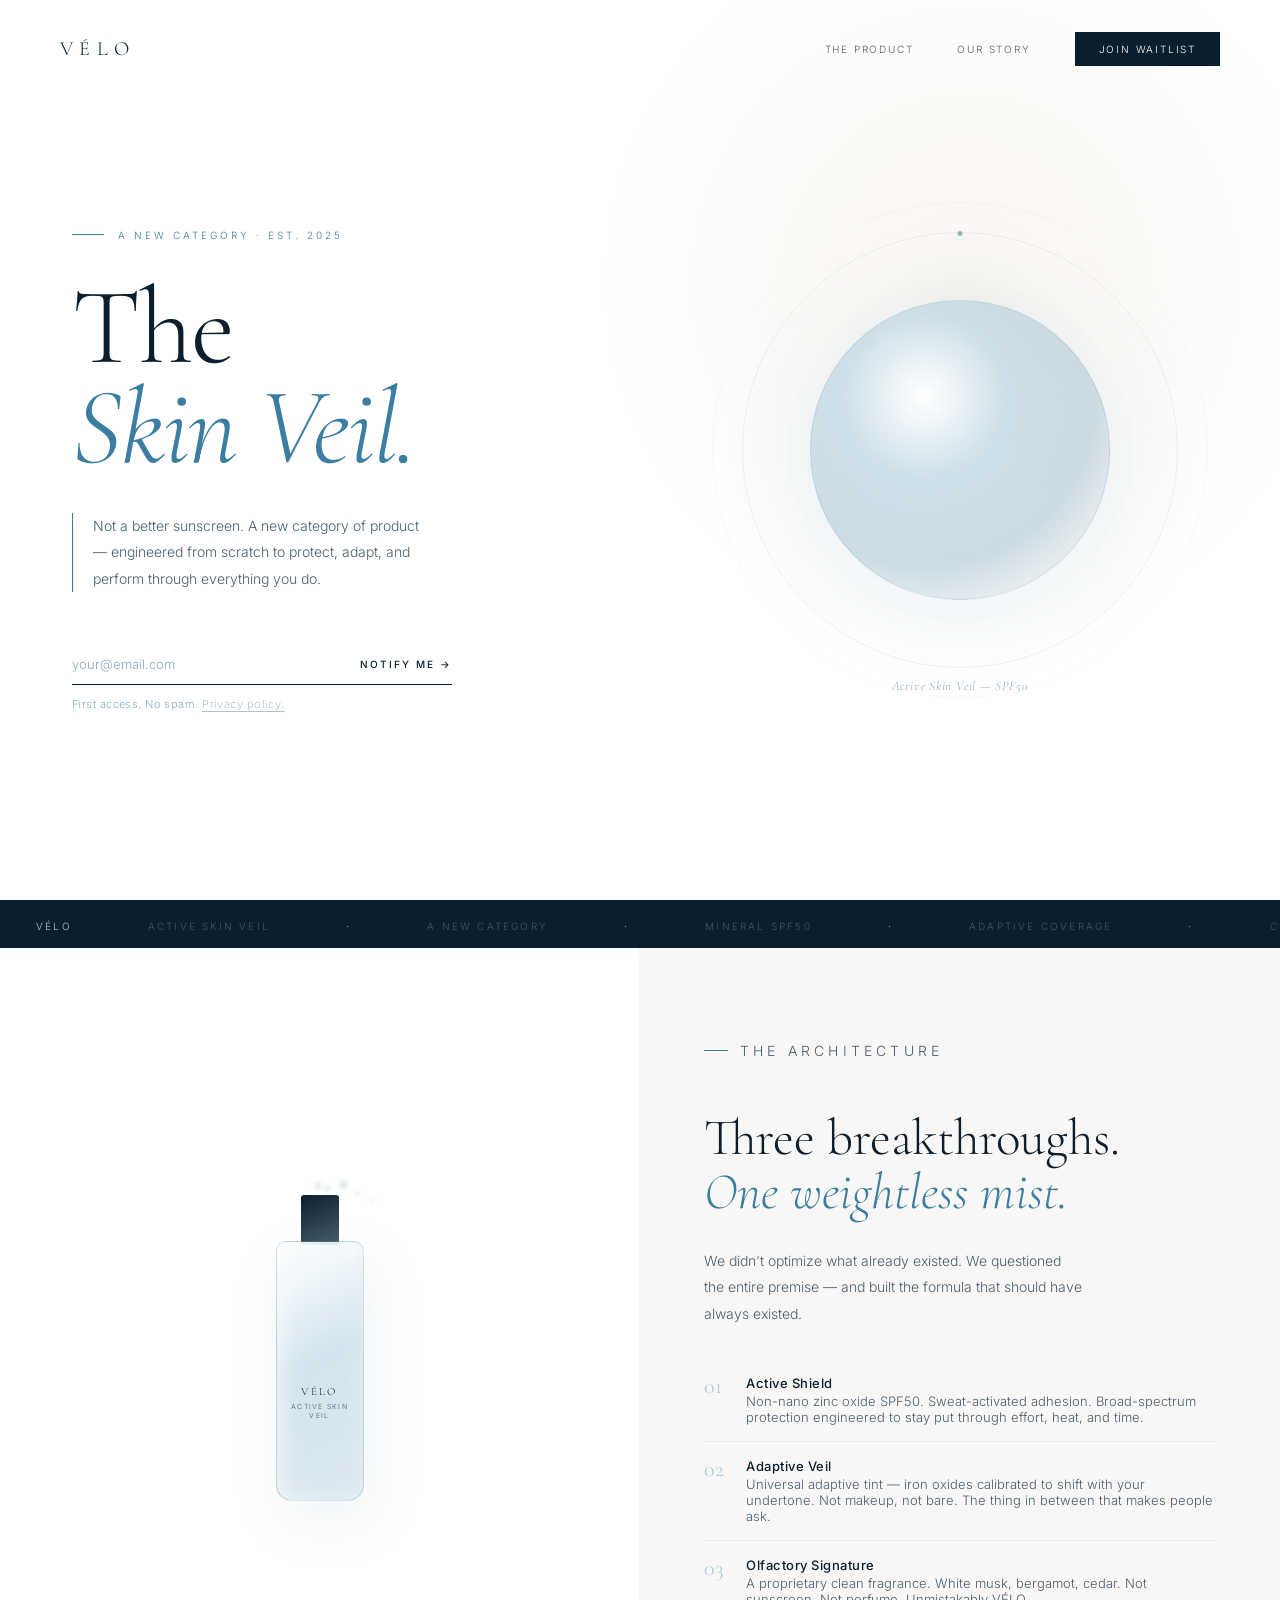
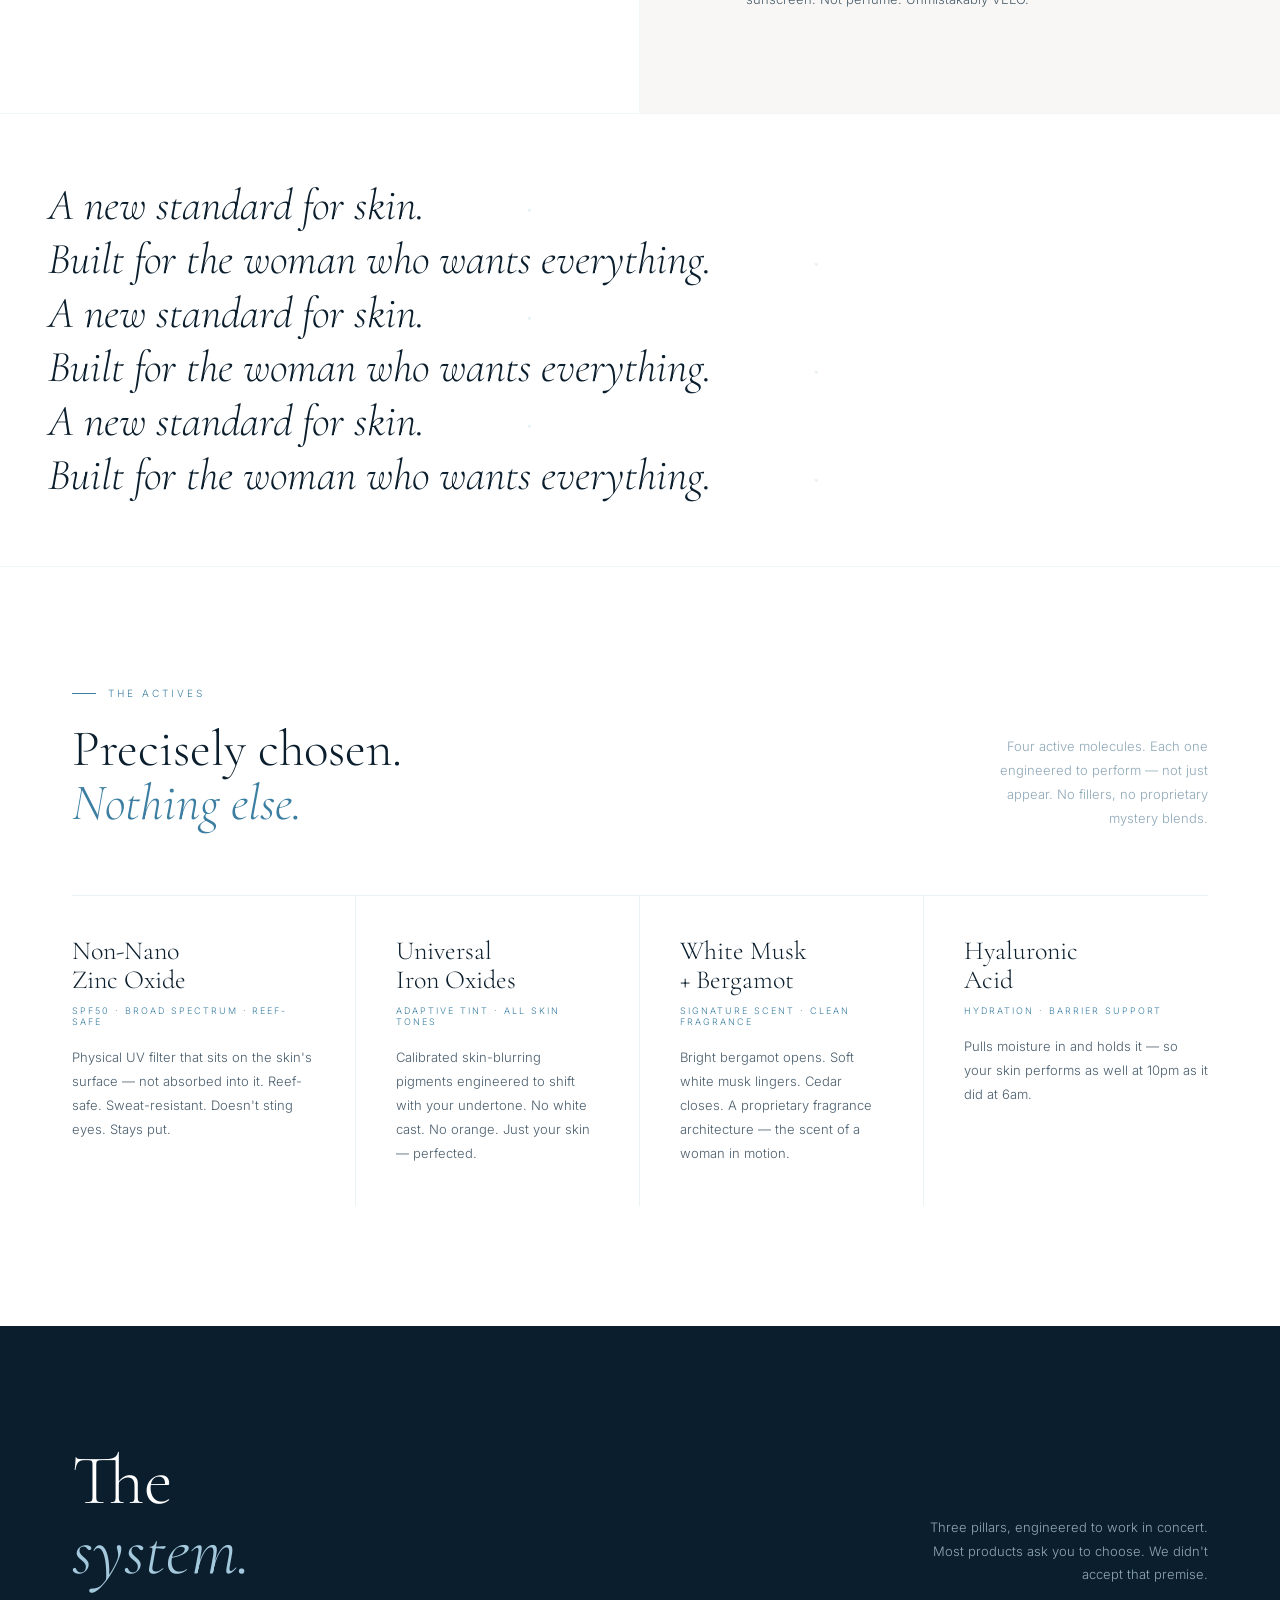
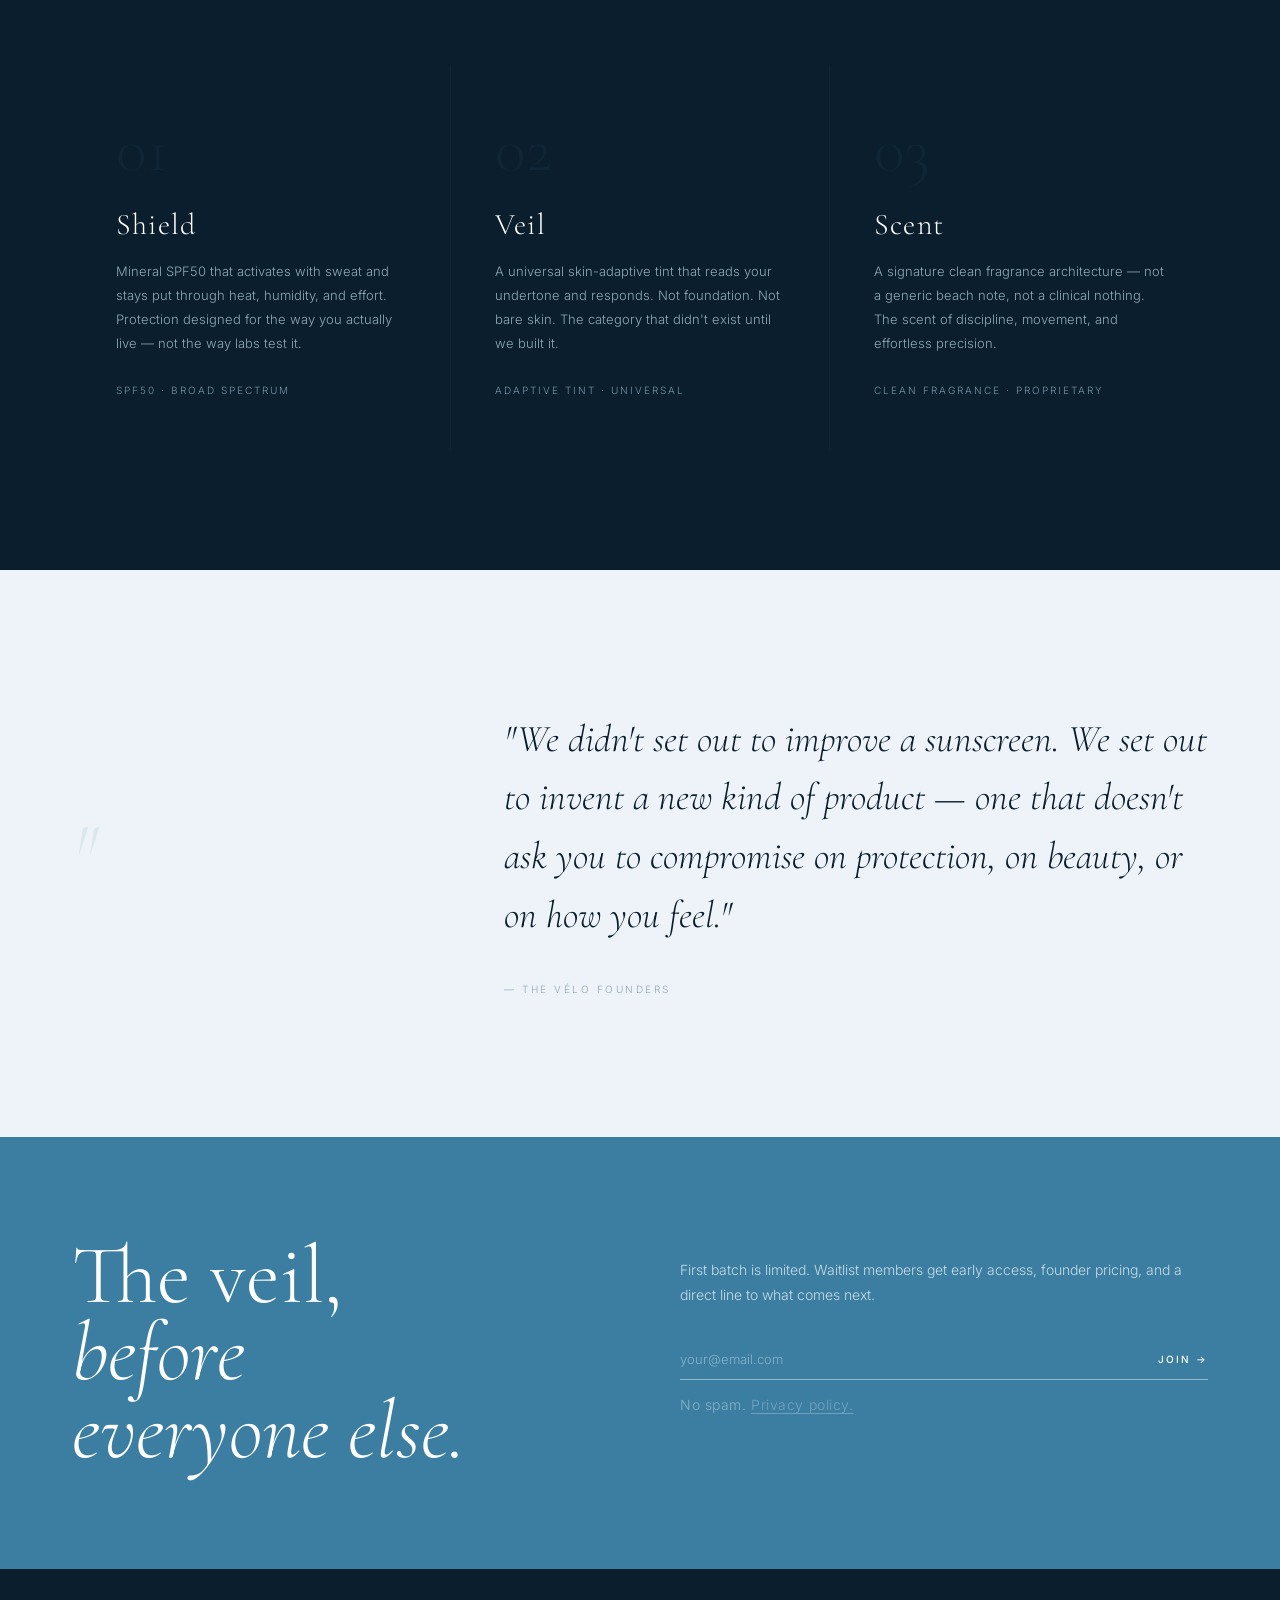
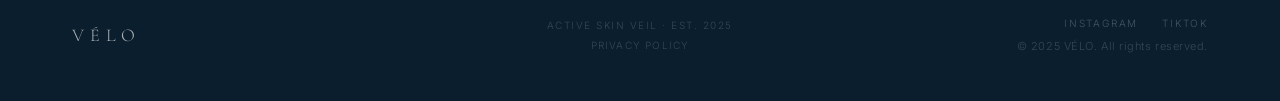
<file: index.html>
<!DOCTYPE html>
<html lang="en">
<head>
  <meta charset="UTF-8" />
  <meta name="viewport" content="width=device-width, initial-scale=1.0" />
  <title>VÉLO — The Active Skin Veil</title>
  <meta name="description" content="Not a better sunscreen. A new category. The first formula engineered at the intersection of sun protection, adaptive coverage, and clean performance. Built for women who move." />

  <!-- Favicon -->
  <link rel="icon" href="data:image/svg+xml,<svg xmlns='http://www.w3.org/2000/svg' viewBox='0 0 64 64'><rect width='64' height='64' fill='%230B1E2D'/><text x='32' y='46' font-family='Georgia,serif' font-size='36' font-weight='300' fill='%23ffffff' text-anchor='middle'>V</text></svg>" />
  <link rel="apple-touch-icon" href="data:image/svg+xml,<svg xmlns='http://www.w3.org/2000/svg' viewBox='0 0 64 64'><rect width='64' height='64' fill='%230B1E2D'/><text x='32' y='46' font-family='Georgia,serif' font-size='36' font-weight='300' fill='%23ffffff' text-anchor='middle'>V</text></svg>" />

  <!-- Open Graph -->
  <meta property="og:type"        content="website" />
  <meta property="og:url"         content="https://getvelo.com/" />
  <meta property="og:title"       content="VÉLO — The Active Skin Veil" />
  <meta property="og:description" content="Not a better sunscreen. A new category. The first formula engineered at the intersection of sun protection, adaptive coverage, and clean performance." />
  <meta property="og:image"       content="https://getvelo.com/og-image.png" />
  <meta property="og:image:width" content="1200" />
  <meta property="og:image:height" content="630" />
  <meta property="og:site_name"   content="VÉLO" />
  <meta property="og:locale"      content="en_US" />

  <!-- Twitter / X -->
  <meta name="twitter:card"        content="summary_large_image" />
  <meta name="twitter:site"        content="@getvelo" />
  <meta name="twitter:title"       content="VÉLO — The Active Skin Veil" />
  <meta name="twitter:description" content="Not a better sunscreen. A new category. The first formula engineered at the intersection of sun protection, adaptive coverage, and clean performance." />
  <meta name="twitter:image"       content="https://getvelo.com/og-image.png" />

  <!-- Theme -->
  <meta name="theme-color" content="#0B1E2D" />
  <meta name="color-scheme" content="light" />

  <!-- Plausible Analytics -->
  <script defer data-domain="getvelo.com" src="https://plausible.io/js/script.js"></script>

  <link rel="preconnect" href="https://fonts.googleapis.com" />
  <link rel="preconnect" href="https://fonts.gstatic.com" crossorigin />
  <link href="https://fonts.googleapis.com/css2?family=Cormorant+Garamond:ital,wght@0,200;0,300;0,400;1,200;1,300;1,400&family=Inter:wght@300;400;500&display=swap" rel="stylesheet" />

  <!-- Structured data -->
  <script type="application/ld+json">
  {
    "@context": "https://schema.org",
    "@graph": [
      {
        "@type": "Organization",
        "name": "VÉLO",
        "url": "https://getvelo.com",
        "description": "The Active Skin Veil — a new category of formula that unites mineral SPF50, universal adaptive tint, and a signature clean scent in one weightless mist.",
        "foundingDate": "2025",
        "sameAs": [
          "https://instagram.com/getvelo",
          "https://tiktok.com/@getvelo"
        ]
      },
      {
        "@type": "Product",
        "name": "VÉLO Active Skin Veil",
        "description": "The first formula engineered at the intersection of sun protection, adaptive coverage, and clean performance. Mineral SPF50, universal adaptive tint, signature clean scent — in one weightless mist.",
        "brand": { "@type": "Brand", "name": "VÉLO" },
        "category": "Skincare / Active Performance",
        "audience": { "@type": "Audience", "audienceType": "Women, active lifestyle" },
        "offers": {
          "@type": "Offer",
          "availability": "https://schema.org/PreOrder",
          "priceCurrency": "USD",
          "url": "https://getvelo.com/#waitlist"
        },
        "additionalProperty": [
          { "@type": "PropertyValue", "name": "SPF",              "value": "50" },
          { "@type": "PropertyValue", "name": "Active Ingredient", "value": "Non-Nano Zinc Oxide" },
          { "@type": "PropertyValue", "name": "Format",           "value": "Mist" },
          { "@type": "PropertyValue", "name": "Tint",             "value": "Universal Adaptive" }
        ]
      }
    ]
  }
  </script>

  <style>
    *, *::before, *::after { box-sizing: border-box; margin: 0; padding: 0; }

    :root {
      --white:  #FFFFFF;
      --snow:   #F8F7F5;
      --mist:   #EDF3F8;
      --azure:  #3B7EA1;
      --sky:    #A4C8DC;
      --sand:   #E2CEB4;
      --navy:   #0B1E2D;
      --slate:  #4A5E6D;
      --light:  #8FA8B8;
    }

    html { scroll-behavior: smooth; }

    body {
      background: var(--white);
      color: var(--navy);
      font-family: 'Inter', sans-serif;
      font-weight: 300;
      overflow-x: hidden;
    }

    /* ─── NAV ─── */
    nav {
      position: fixed;
      top: 0; left: 0; right: 0;
      z-index: 100;
      padding: 32px 60px;
      display: flex;
      justify-content: space-between;
      align-items: center;
      transition: all 0.4s ease;
    }
    nav.solid {
      background: rgba(255, 255, 255, 0.93);
      backdrop-filter: blur(16px);
      padding: 22px 60px;
      border-bottom: 1px solid rgba(59, 126, 161, 0.1);
    }

    .logo {
      font-family: 'Cormorant Garamond', serif;
      font-size: 20px;
      font-weight: 300;
      letter-spacing: 0.32em;
      color: var(--navy);
      text-decoration: none;
    }

    .nav-links { display: flex; align-items: center; gap: 44px; }

    .nav-link {
      font-size: 10px;
      letter-spacing: 0.18em;
      text-transform: uppercase;
      color: var(--slate);
      text-decoration: none;
      transition: color 0.2s;
    }
    .nav-link:hover { color: var(--azure); }

    .nav-cta {
      font-size: 10px;
      letter-spacing: 0.18em;
      text-transform: uppercase;
      color: var(--white);
      background: var(--navy);
      padding: 11px 24px;
      text-decoration: none;
      transition: background 0.25s;
    }
    .nav-cta:hover { background: var(--azure); }

    /* ─── HERO ─── */
    .hero {
      min-height: 100vh;
      display: grid;
      grid-template-columns: 1fr 1fr;
      align-items: center;
      position: relative;
      overflow: hidden;
      background: var(--white);
    }

    /* Subtle sun warmth — top right */
    .hero::before {
      content: '';
      position: absolute;
      top: -15%;
      right: -8%;
      width: 65vw;
      height: 65vw;
      border-radius: 50%;
      background: radial-gradient(circle, rgba(226, 206, 180, 0.17) 0%, transparent 62%);
      pointer-events: none;
    }

    .hero-text {
      padding: 120px 56px 80px 72px;
      position: relative;
      z-index: 2;
    }

    .hero-eyebrow {
      display: flex;
      align-items: center;
      gap: 14px;
      font-size: 10px;
      letter-spacing: 0.3em;
      text-transform: uppercase;
      color: var(--azure);
      margin-bottom: 36px;
    }
    .hero-eyebrow::before {
      content: '';
      display: block;
      width: 32px;
      height: 1px;
      background: var(--azure);
    }

    .hero h1 {
      font-family: 'Cormorant Garamond', serif;
      font-size: clamp(72px, 8.5vw, 128px);
      font-weight: 200;
      line-height: 0.92;
      letter-spacing: -0.02em;
      color: var(--navy);
      margin-bottom: 36px;
    }
    .hero h1 em {
      font-style: italic;
      color: var(--azure);
      display: block;
    }

    .hero-desc {
      font-size: 14px;
      font-weight: 300;
      color: var(--slate);
      line-height: 1.9;
      max-width: 360px;
      margin-bottom: 52px;
      border-left: 1.5px solid var(--azure);
      padding-left: 20px;
    }

    /* Hero visual */
    .hero-visual {
      height: 100vh;
      position: relative;
      z-index: 1;
      display: flex;
      align-items: center;
      justify-content: center;
    }

    .veil-circle {
      position: relative;
      width: 380px;
      height: 380px;
      display: flex;
      align-items: center;
      justify-content: center;
    }

    .veil-circle-inner {
      width: 300px;
      height: 300px;
      border-radius: 50%;
      background: radial-gradient(circle at 38% 32%,
        rgba(255, 255, 255, 0.98) 0%,
        rgba(164, 200, 220, 0.52) 30%,
        rgba(59, 126, 161, 0.25) 62%,
        rgba(11, 30, 45, 0.05) 84%,
        transparent 100%
      );
      border: 1px solid rgba(59, 126, 161, 0.14);
      box-shadow:
        0 0 80px rgba(59, 126, 161, 0.1),
        0 0 160px rgba(59, 126, 161, 0.04);
      animation: veil-breathe 7s ease-in-out infinite;
    }

    .veil-circle-ring {
      position: absolute;
      inset: -28px;
      border-radius: 50%;
      border: 1px solid rgba(59, 126, 161, 0.1);
      animation: spin-slow 32s linear infinite;
    }
    .veil-circle-ring::before {
      content: '';
      position: absolute;
      top: -2.5px; left: 50%;
      transform: translateX(-50%);
      width: 5px; height: 5px;
      border-radius: 50%;
      background: var(--azure);
      opacity: 0.55;
    }

    .veil-circle-outer {
      position: absolute;
      inset: -58px;
      border-radius: 50%;
      border: 1px solid rgba(59, 126, 161, 0.04);
    }

    .veil-label {
      position: absolute;
      bottom: -54px;
      left: 50%;
      transform: translateX(-50%);
      font-family: 'Cormorant Garamond', serif;
      font-size: 13px;
      font-style: italic;
      color: var(--light);
      white-space: nowrap;
      letter-spacing: 0.06em;
    }

    @keyframes veil-breathe {
      0%, 100% { transform: scale(1); }
      50%       { transform: scale(1.025); }
    }
    @keyframes spin-slow {
      from { transform: rotate(0deg); }
      to   { transform: rotate(360deg); }
    }

    /* ─── EMAIL FORM ─── */
    .form-wrap { max-width: 380px; }

    .waitlist-form {
      display: flex;
      border-bottom: 1.5px solid var(--navy);
      background: transparent;
      margin-bottom: 12px;
    }
    .waitlist-form input[type="email"] {
      flex: 1;
      padding: 12px 0;
      border: none;
      background: transparent;
      font-family: 'Inter', sans-serif;
      font-size: 13px;
      font-weight: 300;
      color: var(--navy);
      outline: none;
    }
    .waitlist-form input::placeholder { color: var(--light); }
    .waitlist-form button {
      padding: 12px 0 12px 20px;
      border: none;
      background: transparent;
      font-family: 'Inter', sans-serif;
      font-size: 10px;
      font-weight: 500;
      letter-spacing: 0.2em;
      text-transform: uppercase;
      color: var(--navy);
      cursor: pointer;
      transition: color 0.2s;
      white-space: nowrap;
    }
    .waitlist-form button:hover { color: var(--azure); }
    .form-note {
      font-size: 11px;
      color: var(--light);
      letter-spacing: 0.04em;
    }
    .success-msg {
      display: none;
      font-family: 'Cormorant Garamond', serif;
      font-size: 17px;
      font-style: italic;
      color: var(--azure);
      padding: 12px 0;
    }

    /* ─── TICKER ─── */
    .ticker {
      background: var(--navy);
      padding: 14px 0;
      overflow: hidden;
      white-space: nowrap;
    }
    .ticker-inner {
      display: inline-block;
      animation: ticker 26s linear infinite;
    }
    .ticker-inner span {
      font-size: 10px;
      letter-spacing: 0.22em;
      text-transform: uppercase;
      color: rgba(143, 168, 184, 0.4);
      padding: 0 36px;
    }
    .ticker-inner span.accent { color: var(--sky); }
    @keyframes ticker {
      from { transform: translateX(0); }
      to   { transform: translateX(-50%); }
    }

    /* ─── PRODUCT SECTION ─── */
    .product-section {
      display: grid;
      grid-template-columns: 1fr 1fr;
      min-height: 85vh;
      background: var(--snow);
    }

    .product-img-side {
      position: relative;
      overflow: hidden;
      background: var(--white);
      display: flex;
      align-items: center;
      justify-content: center;
      border-right: 1px solid rgba(59, 126, 161, 0.07);
    }

    /* Clean bottle visualization */
    .bottle-wrap {
      position: relative;
      width: 200px;
      height: 340px;
    }
    .bottle-body {
      position: absolute;
      bottom: 0; left: 50%;
      transform: translateX(-50%);
      width: 88px;
      height: 260px;
      background: linear-gradient(155deg,
        rgba(255, 255, 255, 0.96) 0%,
        rgba(164, 200, 220, 0.48) 45%,
        rgba(59, 126, 161, 0.18) 100%
      );
      border-radius: 10px 10px 16px 16px;
      border: 1px solid rgba(59, 126, 161, 0.18);
      box-shadow:
        inset 4px 0 20px rgba(255, 255, 255, 0.7),
        inset -2px 0 10px rgba(59, 126, 161, 0.06),
        8px 20px 60px rgba(59, 126, 161, 0.08);
    }
    .bottle-cap {
      position: absolute;
      bottom: 256px; left: 50%;
      transform: translateX(-50%);
      width: 38px;
      height: 50px;
      background: linear-gradient(155deg, var(--navy) 0%, var(--slate) 100%);
      border-radius: 3px 3px 0 0;
    }
    .bottle-label {
      position: absolute;
      bottom: 80px; left: 50%;
      transform: translateX(-50%);
      width: 70px;
      text-align: center;
    }
    .bottle-label-text {
      font-family: 'Cormorant Garamond', serif;
      font-size: 11px;
      font-weight: 300;
      letter-spacing: 0.22em;
      color: var(--navy);
    }
    .bottle-label-sub {
      font-size: 7px;
      letter-spacing: 0.18em;
      text-transform: uppercase;
      color: var(--slate);
      margin-top: 4px;
    }

    /* Mist particles */
    .mist {
      position: absolute;
      top: 20px; left: 50%;
      transform: translateX(-50%);
    }
    .mist-dot {
      position: absolute;
      border-radius: 50%;
      background: rgba(59, 126, 161, 0.22);
      filter: blur(2px);
      animation: mist-float 3s ease-out infinite;
    }
    .mist-dot:nth-child(1) { width:7px;height:7px; top:0;  left:20px;  animation-delay:0s;   animation-duration:2.8s; }
    .mist-dot:nth-child(2) { width:4px;height:4px; top:10px;left:35px; animation-delay:0.4s; animation-duration:3.2s; }
    .mist-dot:nth-child(3) { width:5px;height:5px; top:5px; left:5px;  animation-delay:0.8s; animation-duration:2.5s; }
    .mist-dot:nth-child(4) { width:3px;height:3px; top:18px;left:50px; animation-delay:1.2s; animation-duration:3.6s; }
    .mist-dot:nth-child(5) { width:6px;height:6px; top:2px; left:-5px; animation-delay:0.2s; animation-duration:3.0s; }
    @keyframes mist-float {
      0%   { transform: translate(0,0) scale(1);   opacity:0.65; }
      100% { transform: translate(var(--dx,10px), -60px) scale(0.2); opacity:0; }
    }
    .mist-dot:nth-child(1) { --dx: 15px; }
    .mist-dot:nth-child(2) { --dx: 22px; }
    .mist-dot:nth-child(3) { --dx: -8px; }
    .mist-dot:nth-child(4) { --dx: 30px; }
    .mist-dot:nth-child(5) { --dx: -15px; }

    .product-text-side {
      padding: 80px 64px;
      display: flex;
      flex-direction: column;
      justify-content: center;
    }
    .section-tag {
      font-size: 10px;
      letter-spacing: 0.3em;
      text-transform: uppercase;
      color: var(--azure);
      margin-bottom: 24px;
      display: flex;
      align-items: center;
      gap: 12px;
    }
    .section-tag::before {
      content: '';
      width: 24px; height: 1px;
      background: var(--azure);
    }
    .product-text-side h2 {
      font-family: 'Cormorant Garamond', serif;
      font-size: clamp(38px, 4vw, 62px);
      font-weight: 200;
      line-height: 1.05;
      color: var(--navy);
      margin-bottom: 28px;
    }
    .product-text-side h2 em { font-style: italic; color: var(--azure); }
    .product-text-side p {
      font-size: 14px;
      line-height: 1.9;
      color: var(--slate);
      max-width: 380px;
      margin-bottom: 48px;
    }
    .feature-list { list-style: none; display: flex; flex-direction: column; gap: 16px; }
    .feature-list li {
      font-size: 13px;
      color: var(--slate);
      display: flex;
      align-items: flex-start;
      gap: 14px;
      padding-bottom: 16px;
      border-bottom: 1px solid rgba(59, 126, 161, 0.1);
    }
    .feature-list li:last-child { border-bottom: none; }
    .feature-num {
      font-family: 'Cormorant Garamond', serif;
      font-size: 22px;
      font-weight: 200;
      color: var(--sky);
      line-height: 1;
      flex-shrink: 0;
      width: 28px;
    }
    .feature-text strong {
      display: block;
      font-size: 13px;
      font-weight: 500;
      color: var(--navy);
      letter-spacing: 0.04em;
      margin-bottom: 2px;
    }

    /* ─── MARQUEE QUOTE ─── */
    .marquee-quote {
      padding: 64px 0;
      background: var(--white);
      overflow: hidden;
      border-top: 1px solid rgba(59, 126, 161, 0.07);
    }
    .marquee-inner {
      display: inline-block;
      animation: ticker 32s linear infinite;
    }
    .marquee-inner span {
      font-family: 'Cormorant Garamond', serif;
      font-size: 44px;
      font-weight: 200;
      font-style: italic;
      color: rgba(59, 126, 161, 0.1);
      padding: 0 48px;
      white-space: nowrap;
    }
    .marquee-inner span.dark { color: var(--navy); }

    /* ─── INGREDIENTS ─── */
    .ingredients {
      padding: 120px 72px;
      background: var(--white);
      border-top: 1px solid rgba(59, 126, 161, 0.07);
    }
    .ingredients-header {
      display: flex;
      justify-content: space-between;
      align-items: flex-end;
      margin-bottom: 64px;
    }
    .ingredients-header h2 {
      font-family: 'Cormorant Garamond', serif;
      font-size: clamp(38px, 4vw, 60px);
      font-weight: 200;
      color: var(--navy);
      line-height: 1.05;
      margin-top: 16px;
    }
    .ingredients-header h2 em { font-style: italic; color: var(--azure); }
    .ingredients-header aside {
      font-size: 13px;
      color: var(--light);
      max-width: 240px;
      line-height: 1.85;
      text-align: right;
    }
    .ingredients-grid {
      display: grid;
      grid-template-columns: repeat(4, 1fr);
      border-top: 1px solid rgba(59, 126, 161, 0.1);
    }
    .ingredient {
      padding: 40px 40px 40px 0;
      border-right: 1px solid rgba(59, 126, 161, 0.1);
    }
    .ingredient:first-child { padding-left: 0; }
    .ingredient + .ingredient { padding-left: 40px; }
    .ingredient:last-child { border-right: none; padding-right: 0; }
    .ingredient-name {
      font-family: 'Cormorant Garamond', serif;
      font-size: 26px;
      font-weight: 200;
      color: var(--navy);
      line-height: 1.15;
      margin-bottom: 10px;
    }
    .ingredient-role {
      font-size: 9px;
      letter-spacing: 0.22em;
      text-transform: uppercase;
      color: var(--azure);
      margin-bottom: 18px;
    }
    .ingredient p {
      font-size: 13px;
      color: var(--slate);
      line-height: 1.85;
    }

    /* ─── PILLARS ─── */
    .pillars {
      background: var(--navy);
      padding: 120px 72px;
    }
    .pillars-header {
      display: flex;
      justify-content: space-between;
      align-items: flex-end;
      margin-bottom: 80px;
    }
    .pillars-header h2 {
      font-family: 'Cormorant Garamond', serif;
      font-size: clamp(44px, 5.5vw, 80px);
      font-weight: 200;
      color: var(--white);
      line-height: 1.0;
    }
    .pillars-header h2 em { font-style: italic; color: var(--sky); }
    .pillars-header p {
      font-size: 13px;
      color: var(--light);
      max-width: 280px;
      line-height: 1.8;
      text-align: right;
    }
    .pillars-grid {
      display: grid;
      grid-template-columns: repeat(3, 1fr);
      gap: 1px;
      background: rgba(59, 126, 161, 0.08);
    }
    .pillar {
      padding: 52px 44px;
      background: var(--navy);
      transition: background 0.3s;
      cursor: default;
    }
    .pillar:hover { background: rgba(59, 126, 161, 0.05); }
    .pillar-num {
      font-family: 'Cormorant Garamond', serif;
      font-size: 64px;
      font-weight: 200;
      color: rgba(59, 126, 161, 0.09);
      line-height: 1;
      margin-bottom: 24px;
    }
    .pillar h3 {
      font-family: 'Cormorant Garamond', serif;
      font-size: 30px;
      font-weight: 300;
      color: var(--white);
      letter-spacing: 0.04em;
      margin-bottom: 16px;
    }
    .pillar p {
      font-size: 13px;
      color: var(--light);
      line-height: 1.85;
    }
    .pillar-accent {
      display: inline-block;
      margin-top: 28px;
      font-size: 10px;
      letter-spacing: 0.2em;
      text-transform: uppercase;
      color: var(--sky);
      opacity: 0.7;
    }

    /* ─── MANIFESTO ─── */
    .manifesto {
      padding: 140px 72px;
      background: var(--mist);
      display: grid;
      grid-template-columns: 1fr 2fr;
      gap: 80px;
      align-items: center;
    }
    .manifesto-left {
      font-family: 'Cormorant Garamond', serif;
      font-size: 80px;
      font-weight: 200;
      font-style: italic;
      color: rgba(59, 126, 161, 0.1);
      line-height: 0.9;
      user-select: none;
    }
    .manifesto-right blockquote {
      font-family: 'Cormorant Garamond', serif;
      font-size: clamp(22px, 3vw, 38px);
      font-weight: 300;
      font-style: italic;
      line-height: 1.55;
      color: var(--navy);
      margin-bottom: 32px;
    }
    .manifesto-right cite {
      font-size: 10px;
      letter-spacing: 0.25em;
      text-transform: uppercase;
      font-style: normal;
      color: var(--light);
    }

    /* ─── SECOND CTA ─── */
    .second-cta {
      background: var(--azure);
      padding: 100px 72px;
      display: grid;
      grid-template-columns: 1fr 1fr;
      align-items: center;
      gap: 80px;
    }
    .second-cta h2 {
      font-family: 'Cormorant Garamond', serif;
      font-size: clamp(52px, 6.5vw, 96px);
      font-weight: 200;
      color: var(--white);
      line-height: 0.93;
    }
    .second-cta h2 em { font-style: italic; }
    .cta-right p {
      font-size: 14px;
      color: rgba(255, 255, 255, 0.72);
      line-height: 1.8;
      margin-bottom: 32px;
    }
    .second-cta .waitlist-form {
      border-bottom-color: rgba(255, 255, 255, 0.45);
    }
    .second-cta .waitlist-form input[type="email"] { color: var(--white); }
    .second-cta .waitlist-form input::placeholder { color: rgba(255, 255, 255, 0.4); }
    .second-cta .waitlist-form button { color: var(--white); }
    .second-cta .waitlist-form button:hover { color: var(--navy); }
    .second-cta .form-note { color: rgba(255, 255, 255, 0.4); }
    .second-cta .success-msg { color: var(--white); }

    /* ─── FOOTER ─── */
    footer {
      background: var(--navy);
      padding: 48px 72px;
      display: grid;
      grid-template-columns: 1fr 1fr 1fr;
      align-items: center;
    }
    footer .logo { color: rgba(255, 255, 255, 0.65); font-size: 18px; }
    .footer-center {
      text-align: center;
      font-size: 10px;
      letter-spacing: 0.15em;
      text-transform: uppercase;
      color: rgba(143, 168, 184, 0.3);
    }
    .footer-right {
      text-align: right;
      font-size: 11px;
      color: rgba(143, 168, 184, 0.3);
      letter-spacing: 0.05em;
    }
    .footer-social {
      display: flex;
      justify-content: flex-end;
      gap: 24px;
      margin-bottom: 10px;
    }
    .footer-social a {
      font-size: 10px;
      letter-spacing: 0.18em;
      text-transform: uppercase;
      color: var(--light);
      text-decoration: none;
      transition: color 0.2s;
      opacity: 0.4;
    }
    .footer-social a:hover { color: var(--sky); opacity: 1; }

    /* ─── REDUCED MOTION ─── */
    @media (prefers-reduced-motion: reduce) {
      *, *::before, *::after {
        animation-duration: 0.01ms !important;
        animation-iteration-count: 1 !important;
        transition-duration: 0.01ms !important;
      }
      .fade-up { opacity: 1 !important; transform: none !important; }
    }

    /* ─── SCROLL ANIMATIONS ─── */
    .fade-up {
      opacity: 0;
      transform: translateY(28px);
      transition: opacity 0.7s ease, transform 0.7s ease;
    }
    .fade-up.visible {
      opacity: 1;
      transform: translateY(0);
    }

    /* ─── RESPONSIVE ─── */
    @media (max-width: 900px) {
      nav { padding: 20px 28px; }
      nav.solid { padding: 16px 28px; }
      .nav-links .nav-link { display: none; }

      .hero { grid-template-columns: 1fr; grid-template-rows: auto auto; }
      .hero-text { padding: 120px 28px 60px; order: 1; }
      .hero-visual { order: 2; height: 60vw; min-height: 280px; }
      .veil-circle { width: 240px; height: 240px; }
      .veil-circle-inner { width: 188px; height: 188px; }
      .veil-circle-ring { inset: -18px; }
      .veil-circle-outer { inset: -38px; }

      .product-section { grid-template-columns: 1fr; }
      .product-img-side { height: 50vh; border-right: none; border-bottom: 1px solid rgba(59,126,161,0.07); }
      .product-text-side { padding: 56px 28px; }

      .pillars { padding: 80px 28px; }
      .pillars-header { flex-direction: column; align-items: flex-start; gap: 20px; }
      .pillars-header p { text-align: left; }
      .pillars-grid { grid-template-columns: 1fr; }

      .manifesto { grid-template-columns: 1fr; padding: 80px 28px; gap: 32px; }
      .manifesto-left { font-size: 48px; }

      .second-cta { grid-template-columns: 1fr; padding: 72px 28px; gap: 40px; }

      footer { grid-template-columns: 1fr; gap: 16px; padding: 40px 28px; text-align: center; }
      footer .logo { text-align: center; }
      .footer-right { text-align: center; }
      .footer-social { justify-content: center; }

      .ingredients { padding: 72px 28px; }
      .ingredients-header { flex-direction: column; align-items: flex-start; gap: 16px; }
      .ingredients-header aside { text-align: left; max-width: none; }
      .ingredients-grid { grid-template-columns: 1fr 1fr; }
      .ingredient { padding: 32px 20px 32px 0; border-right: none; }
      .ingredient + .ingredient { padding-left: 0; }
      .ingredient:nth-child(odd)  { padding-right: 20px; border-right: 1px solid rgba(59,126,161,0.1); }
      .ingredient:nth-child(even) { padding-left: 20px; }
      .ingredient:nth-child(1),
      .ingredient:nth-child(2)    { border-bottom: 1px solid rgba(59,126,161,0.1); }
    }
  </style>
</head>
<body>

  <!-- NAV -->
  <nav id="nav">
    <a href="#" class="logo">VÉLO</a>
    <div class="nav-links">
      <a href="#product" class="nav-link">The Product</a>
      <a href="#story" class="nav-link">Our Story</a>
      <a href="#waitlist" class="nav-cta">Join Waitlist</a>
    </div>
  </nav>

  <!-- HERO -->
  <section class="hero">
    <div class="hero-text">
      <p class="hero-eyebrow">A New Category · Est. 2025</p>
      <h1>
        The<br>
        <em>Skin Veil.</em>
      </h1>
      <p class="hero-desc">
        Not a better sunscreen. A new category of product — engineered from scratch to protect, adapt, and perform through everything you do.
      </p>
      <div class="form-wrap">
        <form class="waitlist-form" id="waitlist" name="waitlist" data-netlify="true" netlify-honeypot="bot-field" method="POST" action="/success">
          <input type="hidden" name="form-name" value="waitlist" />
          <input type="hidden" name="bot-field" />
          <input type="email" name="email" placeholder="your@email.com" required autocomplete="email" />
          <button type="submit">Notify Me →</button>
        </form>
        <p class="form-note">First access. No spam. <a href="/privacy" style="color:inherit;text-decoration:underline;text-underline-offset:3px;opacity:0.7;">Privacy policy.</a></p>
        <p class="success-msg" id="success-hero">You're on the list — we'll be in touch.</p>
      </div>
    </div>

    <div class="hero-visual">
      <div class="veil-circle">
        <div class="veil-circle-outer"></div>
        <div class="veil-circle-ring"></div>
        <div class="veil-circle-inner"></div>
        <p class="veil-label">Active Skin Veil — SPF50</p>
      </div>
    </div>
  </section>

  <!-- TICKER -->
  <div class="ticker" aria-hidden="true">
    <div class="ticker-inner">
      <span class="accent">VÉLO</span>
      <span>Active Skin Veil</span>
      <span class="accent">·</span>
      <span>A New Category</span>
      <span class="accent">·</span>
      <span>Mineral SPF50</span>
      <span class="accent">·</span>
      <span>Adaptive Coverage</span>
      <span class="accent">·</span>
      <span>Clean Fragrance</span>
      <span class="accent">·</span>
      <span>One Mist</span>
      <span class="accent">·</span>
      <span class="accent">VÉLO</span>
      <span>Active Skin Veil</span>
      <span class="accent">·</span>
      <span>A New Category</span>
      <span class="accent">·</span>
      <span>Mineral SPF50</span>
      <span class="accent">·</span>
      <span>Adaptive Coverage</span>
      <span class="accent">·</span>
      <span>Clean Fragrance</span>
      <span class="accent">·</span>
      <span>One Mist</span>
      <span class="accent">·</span>
    </div>
  </div>

  <!-- PRODUCT SECTION -->
  <section class="product-section" id="product">
    <div class="product-img-side">
      <div class="bottle-wrap">
        <div class="mist">
          <div class="mist-dot"></div>
          <div class="mist-dot"></div>
          <div class="mist-dot"></div>
          <div class="mist-dot"></div>
          <div class="mist-dot"></div>
        </div>
        <div class="bottle-cap"></div>
        <div class="bottle-body">
          <div class="bottle-label">
            <div class="bottle-label-text">VÉLO</div>
            <div class="bottle-label-sub">Active Skin Veil</div>
          </div>
        </div>
      </div>
    </div>

    <div class="product-text-side fade-up">
      <p class="section-tag">The Architecture</p>
      <h2>
        Three breakthroughs.<br />
        <em>One weightless mist.</em>
      </h2>
      <p>
        We didn't optimize what already existed. We questioned the entire premise — and built the formula that should have always existed.
      </p>
      <ul class="feature-list">
        <li>
          <span class="feature-num">01</span>
          <div class="feature-text">
            <strong>Active Shield</strong>
            Non-nano zinc oxide SPF50. Sweat-activated adhesion. Broad-spectrum protection engineered to stay put through effort, heat, and time.
          </div>
        </li>
        <li>
          <span class="feature-num">02</span>
          <div class="feature-text">
            <strong>Adaptive Veil</strong>
            Universal adaptive tint — iron oxides calibrated to shift with your undertone. Not makeup, not bare. The thing in between that makes people ask.
          </div>
        </li>
        <li>
          <span class="feature-num">03</span>
          <div class="feature-text">
            <strong>Olfactory Signature</strong>
            A proprietary clean fragrance. White musk, bergamot, cedar. Not sunscreen. Not perfume. Unmistakably VÉLO.
          </div>
        </li>
      </ul>
    </div>
  </section>

  <!-- MARQUEE QUOTE -->
  <div class="marquee-quote" aria-hidden="true">
    <div class="marquee-inner">
      <span class="dark">A new standard for skin.</span>
      <span>·</span>
      <span class="dark">Built for the woman who wants everything.</span>
      <span>·</span>
      <span class="dark">A new standard for skin.</span>
      <span>·</span>
      <span class="dark">Built for the woman who wants everything.</span>
      <span>·</span>
      <span class="dark">A new standard for skin.</span>
      <span>·</span>
      <span class="dark">Built for the woman who wants everything.</span>
      <span>·</span>
    </div>
  </div>

  <!-- INGREDIENTS -->
  <section class="ingredients">
    <div class="ingredients-header fade-up">
      <div>
        <p class="section-tag">The Actives</p>
        <h2>Precisely chosen.<br /><em>Nothing else.</em></h2>
      </div>
      <aside>Four active molecules. Each one engineered to perform — not just appear. No fillers, no proprietary mystery blends.</aside>
    </div>
    <div class="ingredients-grid">
      <div class="ingredient fade-up">
        <div class="ingredient-name">Non-Nano<br />Zinc Oxide</div>
        <div class="ingredient-role">SPF50 · Broad Spectrum · Reef-Safe</div>
        <p>Physical UV filter that sits on the skin's surface — not absorbed into it. Reef-safe. Sweat-resistant. Doesn't sting eyes. Stays put.</p>
      </div>
      <div class="ingredient fade-up">
        <div class="ingredient-name">Universal<br />Iron Oxides</div>
        <div class="ingredient-role">Adaptive Tint · All Skin Tones</div>
        <p>Calibrated skin-blurring pigments engineered to shift with your undertone. No white cast. No orange. Just your skin — perfected.</p>
      </div>
      <div class="ingredient fade-up">
        <div class="ingredient-name">White Musk<br />+ Bergamot</div>
        <div class="ingredient-role">Signature Scent · Clean Fragrance</div>
        <p>Bright bergamot opens. Soft white musk lingers. Cedar closes. A proprietary fragrance architecture — the scent of a woman in motion.</p>
      </div>
      <div class="ingredient fade-up">
        <div class="ingredient-name">Hyaluronic<br />Acid</div>
        <div class="ingredient-role">Hydration · Barrier Support</div>
        <p>Pulls moisture in and holds it — so your skin performs as well at 10pm as it did at 6am.</p>
      </div>
    </div>
  </section>

  <!-- PILLARS -->
  <section class="pillars" id="story">
    <div class="pillars-header fade-up">
      <h2>The<br /><em>system.</em></h2>
      <p>Three pillars, engineered to work in concert. Most products ask you to choose. We didn't accept that premise.</p>
    </div>
    <div class="pillars-grid">
      <div class="pillar fade-up">
        <div class="pillar-num">01</div>
        <h3>Shield</h3>
        <p>Mineral SPF50 that activates with sweat and stays put through heat, humidity, and effort. Protection designed for the way you actually live — not the way labs test it.</p>
        <span class="pillar-accent">SPF50 · Broad Spectrum</span>
      </div>
      <div class="pillar fade-up">
        <div class="pillar-num">02</div>
        <h3>Veil</h3>
        <p>A universal skin-adaptive tint that reads your undertone and responds. Not foundation. Not bare skin. The category that didn't exist until we built it.</p>
        <span class="pillar-accent">Adaptive Tint · Universal</span>
      </div>
      <div class="pillar fade-up">
        <div class="pillar-num">03</div>
        <h3>Scent</h3>
        <p>A signature clean fragrance architecture — not a generic beach note, not a clinical nothing. The scent of discipline, movement, and effortless precision.</p>
        <span class="pillar-accent">Clean Fragrance · Proprietary</span>
      </div>
    </div>
  </section>

  <!-- MANIFESTO -->
  <section class="manifesto">
    <div class="manifesto-left" aria-hidden="true">"</div>
    <div class="manifesto-right fade-up">
      <blockquote>
        "We didn't set out to improve a sunscreen. We set out to invent a new kind of product — one that doesn't ask you to compromise on protection, on beauty, or on how you feel."
      </blockquote>
      <cite>— The VÉLO Founders</cite>
    </div>
  </section>

  <!-- SECOND CTA -->
  <section class="second-cta" id="waitlist">
    <div class="fade-up">
      <h2>The veil,<br /><em>before<br />everyone else.</em></h2>
    </div>
    <div class="cta-right fade-up">
      <p>First batch is limited. Waitlist members get early access, founder pricing, and a direct line to what comes next.</p>
      <form class="waitlist-form" id="waitlist-2" name="waitlist" data-netlify="true" netlify-honeypot="bot-field" method="POST" action="/success">
        <input type="hidden" name="form-name" value="waitlist" />
        <input type="hidden" name="bot-field" />
        <input type="email" name="email" placeholder="your@email.com" required autocomplete="email" />
        <button type="submit">Join →</button>
      </form>
      <p class="form-note">No spam. <a href="/privacy" style="color:inherit;text-decoration:underline;text-underline-offset:3px;opacity:0.7;">Privacy policy.</a></p>
      <p class="success-msg" id="success-footer">You're on the list — we'll be in touch.</p>
    </div>
  </section>

  <!-- FOOTER -->
  <footer>
    <a href="#" class="logo">VÉLO</a>
    <div class="footer-center">
      <p style="margin-bottom:8px;">Active Skin Veil · Est. 2025</p>
      <a href="/privacy" style="font-size:10px;letter-spacing:0.12em;color:rgba(143,168,184,0.3);text-decoration:none;text-transform:uppercase;transition:color 0.2s;" onmouseover="this.style.color='#A4C8DC'" onmouseout="this.style.color='rgba(143,168,184,0.3)'">Privacy Policy</a>
    </div>
    <div>
      <div class="footer-social">
        <a href="https://instagram.com/getvelo" target="_blank" rel="noopener">Instagram</a>
        <a href="https://tiktok.com/@getvelo" target="_blank" rel="noopener">TikTok</a>
      </div>
      <p class="footer-right">© 2025 VÉLO. All rights reserved.</p>
    </div>
  </footer>

  <script>
    // ── Page load reveal ──
    document.documentElement.style.opacity = '0';
    window.addEventListener('load', () => {
      document.documentElement.style.transition = 'opacity 0.6s ease';
      document.documentElement.style.opacity = '1';
    });

    // ── Nav scroll ──
    const nav = document.getElementById('nav');
    window.addEventListener('scroll', () => {
      nav.classList.toggle('solid', window.scrollY > 60);
    }, { passive: true });

    // ── Cursor parallax on hero visual ──
    const heroVisual = document.querySelector('.hero-visual');
    if (heroVisual) {
      document.addEventListener('mousemove', (e) => {
        const rect = heroVisual.getBoundingClientRect();
        if (e.clientY < rect.bottom && e.clientY > rect.top) {
          const cx = rect.left + rect.width / 2;
          const cy = rect.top  + rect.height / 2;
          const dx = (e.clientX - cx) / rect.width;
          const dy = (e.clientY - cy) / rect.height;
          heroVisual.style.transform = `translate(${dx * 14}px, ${dy * 10}px)`;
        }
      }, { passive: true });
      heroVisual.addEventListener('mouseleave', () => {
        heroVisual.style.transition = 'transform 1s ease';
        heroVisual.style.transform = 'translate(0,0)';
      });
      heroVisual.addEventListener('mouseenter', () => {
        heroVisual.style.transition = 'transform 0.1s linear';
      });
    }

    // ── Scroll fade-in ──
    const observer = new IntersectionObserver((entries) => {
      entries.forEach((e, i) => {
        if (e.isIntersecting) {
          setTimeout(() => e.target.classList.add('visible'), i * 100);
          observer.unobserve(e.target);
        }
      });
    }, { threshold: 0.12 });
    document.querySelectorAll('.fade-up').forEach(el => observer.observe(el));

    // ── Netlify form success ──
    const params = new URLSearchParams(window.location.search);
    if (params.get('submitted') === 'true') {
      document.querySelectorAll('.waitlist-form').forEach(f => f.style.display = 'none');
      document.querySelectorAll('.success-msg').forEach(m => m.style.display = 'block');
    }
  </script>

</body>
</html>
</file>
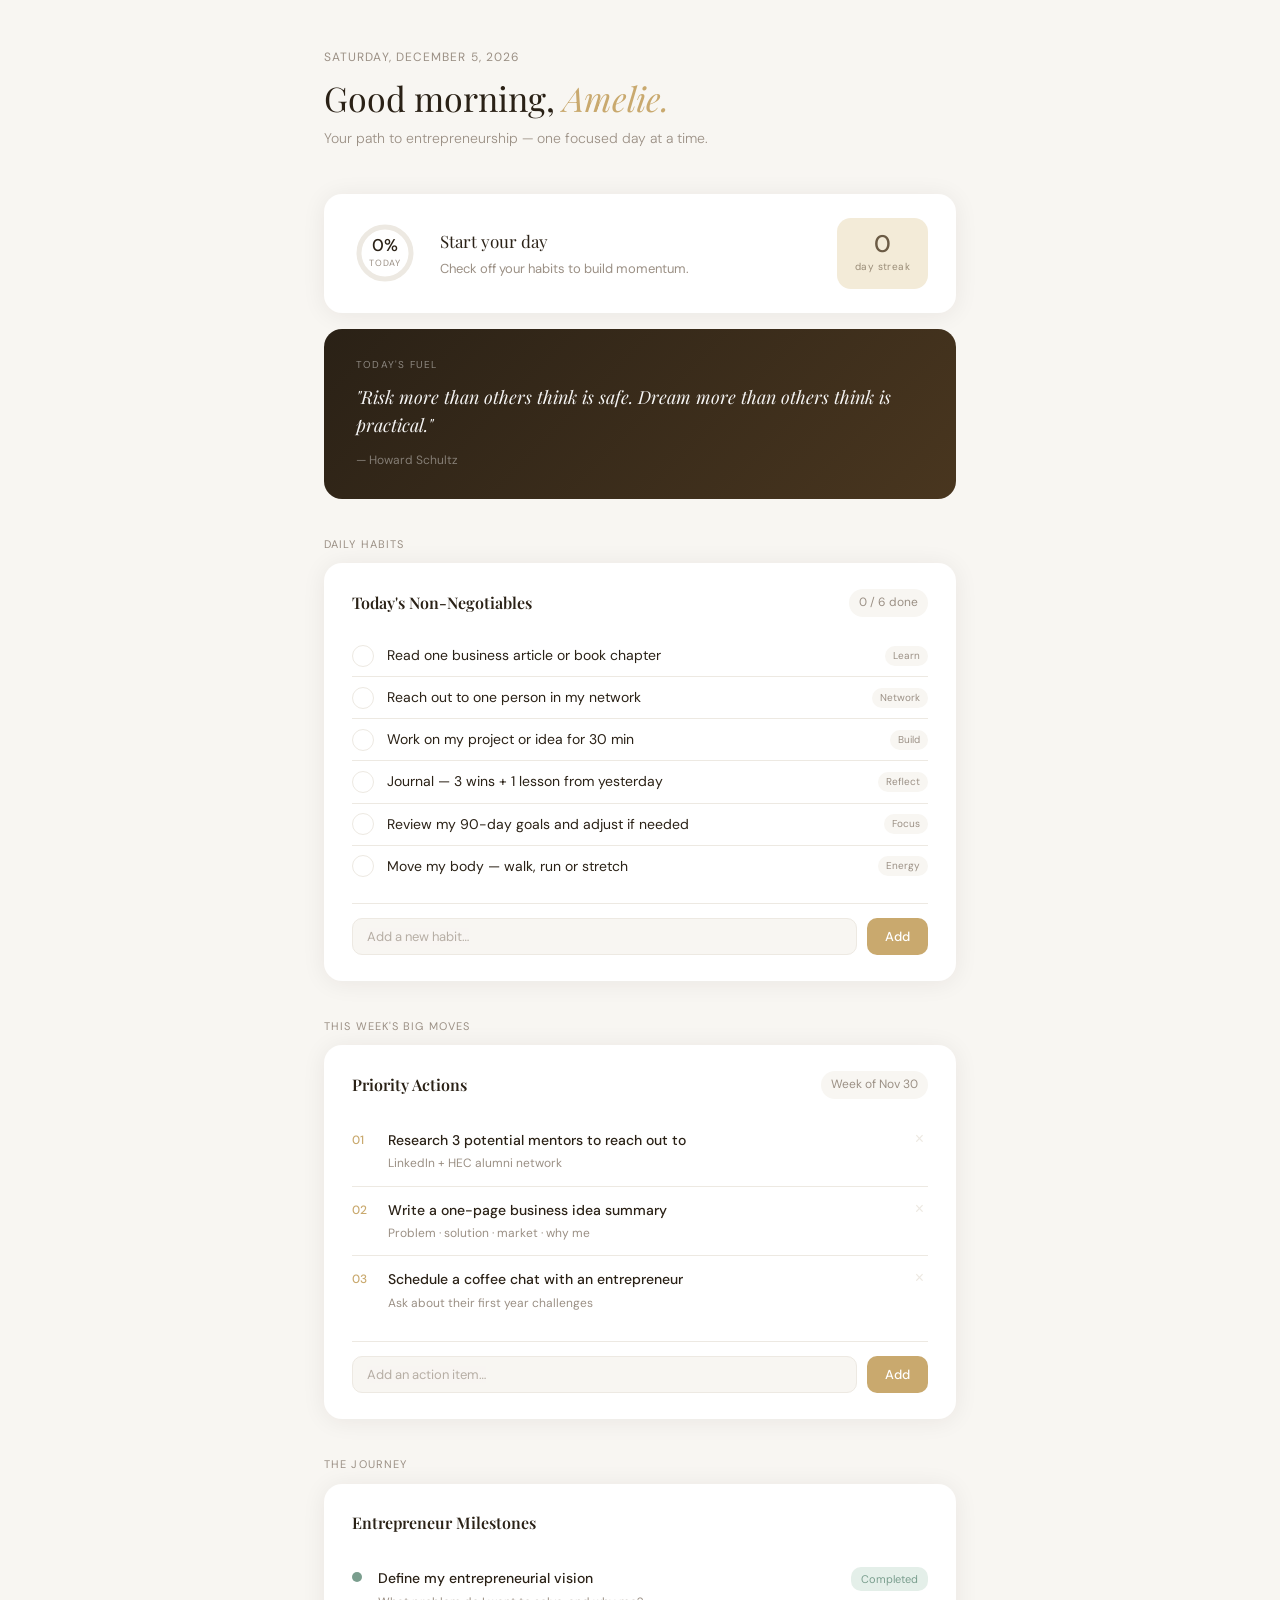
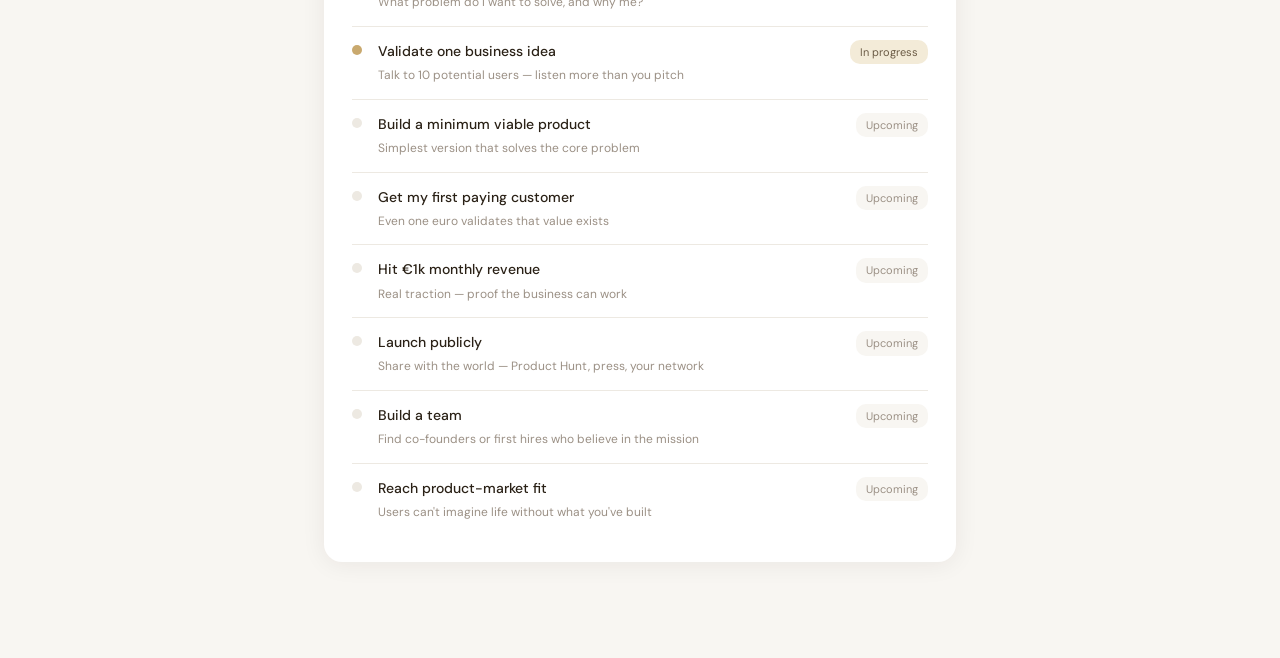
<file: dream-tracker.html>
<!DOCTYPE html>
<html lang="en">
<head>
  <meta charset="UTF-8">
  <meta name="viewport" content="width=device-width, initial-scale=1.0">
  <title>Amelie's Dream Tracker</title>
  <link href="https://fonts.googleapis.com/css2?family=Playfair+Display:ital,wght@0,400;0,600;1,400&family=DM+Sans:opsz,wght@9..40,300;9..40,400;9..40,500&display=swap" rel="stylesheet">
  <style>
    *, *::before, *::after { box-sizing: border-box; margin: 0; padding: 0; }

    :root {
      --bg:          #F8F6F2;
      --card:        #FFFFFF;
      --gold:        #C9A96E;
      --gold-light:  #F3EBD8;
      --brown:       #6B5B45;
      --text:        #2A2116;
      --muted:       #9B9085;
      --sage:        #7A9E8E;
      --sage-light:  #E4EFE9;
      --border:      #EDE9E2;
      --shadow:      rgba(42, 33, 22, 0.07);
    }

    body {
      background: var(--bg);
      color: var(--text);
      font-family: 'DM Sans', sans-serif;
      font-size: 15px;
      line-height: 1.65;
      min-height: 100vh;
    }

    /* ── Layout ── */
    .app {
      max-width: 680px;
      margin: 0 auto;
      padding: 48px 24px 80px;
    }

    /* ── Header ── */
    .header { margin-bottom: 44px; }
    .header-date {
      font-size: 12px;
      color: var(--muted);
      letter-spacing: 0.09em;
      text-transform: uppercase;
      margin-bottom: 10px;
    }
    .header-greeting {
      font-family: 'Playfair Display', serif;
      font-size: 34px;
      font-weight: 400;
      line-height: 1.2;
      color: var(--text);
    }
    .header-greeting em {
      color: var(--gold);
      font-style: italic;
    }
    .header-sub {
      margin-top: 8px;
      font-size: 14px;
      font-weight: 300;
      color: var(--muted);
    }

    /* ── Progress card ── */
    .progress-card {
      background: var(--card);
      border-radius: 18px;
      padding: 24px 28px;
      box-shadow: 0 2px 24px var(--shadow);
      margin-bottom: 16px;
      display: flex;
      align-items: center;
      gap: 22px;
    }
    .ring-wrap { position: relative; flex-shrink: 0; }
    .ring-svg { display: block; transform: rotate(-90deg); }
    .ring-track { fill: none; stroke: var(--border); stroke-width: 5; }
    .ring-fill {
      fill: none;
      stroke: var(--gold);
      stroke-width: 5;
      stroke-linecap: round;
      stroke-dasharray: 163;
      stroke-dashoffset: 163;
      transition: stroke-dashoffset 0.7s cubic-bezier(.4,0,.2,1);
    }
    .ring-inner {
      position: absolute;
      inset: 0;
      display: flex;
      flex-direction: column;
      align-items: center;
      justify-content: center;
      text-align: center;
    }
    .ring-pct { font-size: 17px; font-weight: 500; color: var(--text); line-height: 1; }
    .ring-lbl { font-size: 9px; text-transform: uppercase; letter-spacing: 0.07em; color: var(--muted); margin-top: 2px; }
    .progress-info { flex: 1; min-width: 0; }
    .progress-title {
      font-family: 'Playfair Display', serif;
      font-size: 17px;
      font-weight: 400;
      margin-bottom: 3px;
    }
    .progress-sub { font-size: 13px; color: var(--muted); }
    .streak-pill {
      flex-shrink: 0;
      background: var(--gold-light);
      border-radius: 14px;
      padding: 14px 18px;
      text-align: center;
    }
    .streak-num { font-size: 24px; font-weight: 500; color: var(--brown); line-height: 1; }
    .streak-lbl { font-size: 10px; color: var(--brown); opacity: 0.65; margin-top: 3px; letter-spacing: 0.04em; }

    /* ── Quote card ── */
    .quote-card {
      background: linear-gradient(135deg, #2A2116 0%, #49361F 100%);
      border-radius: 18px;
      padding: 28px 32px;
      margin-bottom: 16px;
      color: white;
    }
    .quote-eyebrow {
      font-size: 10px;
      text-transform: uppercase;
      letter-spacing: 0.12em;
      opacity: 0.45;
      margin-bottom: 10px;
    }
    .quote-text {
      font-family: 'Playfair Display', serif;
      font-size: 18px;
      font-style: italic;
      line-height: 1.55;
      margin-bottom: 12px;
      opacity: 0.95;
    }
    .quote-author { font-size: 12px; opacity: 0.4; }

    /* ── Section label ── */
    .section-label {
      font-size: 11px;
      text-transform: uppercase;
      letter-spacing: 0.1em;
      color: var(--muted);
      margin: 36px 0 10px;
    }

    /* ── Generic card ── */
    .card {
      background: var(--card);
      border-radius: 18px;
      padding: 26px 28px;
      box-shadow: 0 2px 24px var(--shadow);
      margin-bottom: 16px;
    }
    .card-head {
      display: flex;
      align-items: center;
      justify-content: space-between;
      margin-bottom: 18px;
    }
    .card-title {
      font-family: 'Playfair Display', serif;
      font-size: 16px;
      font-weight: 600;
    }
    .card-meta {
      font-size: 12px;
      color: var(--muted);
      background: var(--bg);
      padding: 4px 10px;
      border-radius: 20px;
    }

    /* ── Habits ── */
    .habit-list { list-style: none; }
    .habit-row {
      display: flex;
      align-items: center;
      gap: 13px;
      padding: 9px 0;
      border-bottom: 1px solid var(--border);
      cursor: pointer;
      user-select: none;
      transition: opacity 0.18s;
    }
    .habit-row:last-child { border-bottom: none; }
    .habit-row.done { opacity: 0.45; }
    .habit-row.done .habit-text { text-decoration: line-through; }
    .habit-cb {
      width: 22px; height: 22px;
      border-radius: 50%;
      border: 1.8px solid var(--border);
      flex-shrink: 0;
      display: flex; align-items: center; justify-content: center;
      transition: background 0.18s, border-color 0.18s;
      background: white;
    }
    .habit-row.done .habit-cb { background: var(--sage); border-color: var(--sage); }
    .habit-cb svg { display: none; }
    .habit-row.done .habit-cb svg { display: block; }
    .habit-text { flex: 1; font-size: 14px; }
    .habit-tag {
      font-size: 10px;
      color: var(--muted);
      background: var(--bg);
      padding: 2px 8px;
      border-radius: 10px;
      white-space: nowrap;
    }

    /* ── Actions ── */
    .action-row {
      display: flex;
      gap: 14px;
      padding: 12px 0;
      border-bottom: 1px solid var(--border);
    }
    .action-row:last-child { border-bottom: none; }
    .action-n { font-size: 12px; font-weight: 500; color: var(--gold); flex-shrink: 0; padding-top: 2px; width: 22px; }
    .action-body { flex: 1; min-width: 0; }
    .action-title { font-size: 14px; font-weight: 500; margin-bottom: 2px; }
    .action-detail { font-size: 12px; color: var(--muted); }
    .action-del {
      flex-shrink: 0;
      background: none;
      border: none;
      cursor: pointer;
      color: var(--border);
      font-size: 16px;
      line-height: 1;
      padding: 0 4px;
      transition: color 0.15s;
      align-self: flex-start;
      margin-top: 2px;
    }
    .action-del:hover { color: #e08080; }

    /* ── Milestones ── */
    .milestone-row {
      display: flex;
      gap: 16px;
      padding: 13px 0;
      border-bottom: 1px solid var(--border);
      align-items: flex-start;
    }
    .milestone-row:last-child { border-bottom: none; }
    .m-dot {
      width: 10px; height: 10px;
      border-radius: 50%;
      background: var(--border);
      flex-shrink: 0;
      margin-top: 5px;
    }
    .m-dot.done   { background: var(--sage); }
    .m-dot.active { background: var(--gold); }
    .m-info { flex: 1; }
    .m-title { font-size: 14px; font-weight: 500; margin-bottom: 3px; }
    .m-desc { font-size: 12px; color: var(--muted); }
    .m-badge {
      font-size: 11px;
      padding: 3px 10px;
      border-radius: 10px;
      white-space: nowrap;
      flex-shrink: 0;
    }
    .m-done     { background: var(--sage-light); color: var(--sage); }
    .m-active   { background: var(--gold-light); color: var(--brown); }
    .m-upcoming { background: var(--bg);         color: var(--muted); }

    /* ── Add form ── */
    .add-row {
      display: flex;
      gap: 10px;
      margin-top: 16px;
      padding-top: 14px;
      border-top: 1px solid var(--border);
    }
    .add-input {
      flex: 1;
      border: 1px solid var(--border);
      border-radius: 10px;
      padding: 9px 14px;
      font-family: 'DM Sans', sans-serif;
      font-size: 13px;
      color: var(--text);
      background: var(--bg);
      outline: none;
      transition: border-color 0.18s;
    }
    .add-input:focus { border-color: var(--gold); }
    .add-input::placeholder { color: var(--muted); opacity: 0.7; }
    .add-btn {
      background: var(--gold);
      color: white;
      border: none;
      border-radius: 10px;
      padding: 9px 18px;
      font-family: 'DM Sans', sans-serif;
      font-size: 13px;
      font-weight: 500;
      cursor: pointer;
      transition: opacity 0.18s;
      white-space: nowrap;
    }
    .add-btn:hover { opacity: 0.82; }

    /* ── Responsive ── */
    @media (max-width: 480px) {
      .app { padding: 28px 16px 60px; }
      .header-greeting { font-size: 28px; }
      .progress-card { flex-wrap: wrap; gap: 16px; }
      .streak-pill { margin-left: 0; }
      .quote-card { padding: 22px 24px; }
    }
  </style>
</head>
<body>
<div class="app">

  <!-- ── Header ─────────────────────────────── -->
  <header class="header">
    <div class="header-date" id="headerDate"></div>
    <h1 class="header-greeting">Good morning, <em>Amelie.</em></h1>
    <p class="header-sub">Your path to entrepreneurship — one focused day at a time.</p>
  </header>

  <!-- ── Progress card ──────────────────────── -->
  <div class="progress-card">
    <div class="ring-wrap">
      <svg class="ring-svg" width="66" height="66" viewBox="0 0 66 66">
        <circle class="ring-track" cx="33" cy="33" r="26"/>
        <circle class="ring-fill" id="ringFill" cx="33" cy="33" r="26"/>
      </svg>
      <div class="ring-inner">
        <span class="ring-pct" id="ringPct">0%</span>
        <span class="ring-lbl">today</span>
      </div>
    </div>
    <div class="progress-info">
      <div class="progress-title" id="progressTitle">Start your day</div>
      <div class="progress-sub"  id="progressSub">Check off your habits to build momentum.</div>
    </div>
    <div class="streak-pill">
      <div class="streak-num" id="streakNum">0</div>
      <div class="streak-lbl">day streak</div>
    </div>
  </div>

  <!-- ── Daily quote ────────────────────────── -->
  <div class="quote-card">
    <div class="quote-eyebrow">Today's Fuel</div>
    <div class="quote-text"   id="quoteText"></div>
    <div class="quote-author" id="quoteAuthor"></div>
  </div>

  <!-- ── Daily habits ───────────────────────── -->
  <div class="section-label">Daily Habits</div>
  <div class="card">
    <div class="card-head">
      <span class="card-title">Today's Non-Negotiables</span>
      <span class="card-meta" id="habitMeta">0 / 0 done</span>
    </div>
    <ul class="habit-list" id="habitList"></ul>
    <div class="add-row">
      <input class="add-input" id="habitInput" type="text" placeholder="Add a new habit…">
      <button class="add-btn" onclick="addHabit()">Add</button>
    </div>
  </div>

  <!-- ── Weekly actions ─────────────────────── -->
  <div class="section-label">This Week's Big Moves</div>
  <div class="card">
    <div class="card-head">
      <span class="card-title">Priority Actions</span>
      <span class="card-meta">Week of <span id="weekOf"></span></span>
    </div>
    <div id="actionList"></div>
    <div class="add-row">
      <input class="add-input" id="actionInput" type="text" placeholder="Add an action item…">
      <button class="add-btn" onclick="addAction()">Add</button>
    </div>
  </div>

  <!-- ── Milestones ─────────────────────────── -->
  <div class="section-label">The Journey</div>
  <div class="card">
    <div class="card-head">
      <span class="card-title">Entrepreneur Milestones</span>
    </div>
    <div id="milestoneList"></div>
  </div>

</div>

<script>
// ── Quotes ────────────────────────────────────────────────────────────────────
const QUOTES = [
  { q: "The secret of getting ahead is getting started.", a: "Mark Twain" },
  { q: "Done is better than perfect.", a: "Sheryl Sandberg" },
  { q: "You don't have to be great to start, but you have to start to be great.", a: "Zig Ziglar" },
  { q: "Your most unhappy customers are your greatest source of learning.", a: "Bill Gates" },
  { q: "The way to get started is to quit talking and begin doing.", a: "Walt Disney" },
  { q: "Risk more than others think is safe. Dream more than others think is practical.", a: "Howard Schultz" },
  { q: "The best time to plant a tree was 20 years ago. The second best time is now.", a: "Chinese Proverb" },
  { q: "Entrepreneurship is living a few years like most won't, so you can spend the rest like most can't.", a: "Unknown" },
  { q: "Chase the vision, not the money — the money will end up following you.", a: "Tony Hsieh" },
  { q: "The biggest risk is not taking any risk.", a: "Mark Zuckerberg" },
  { q: "Build something you are proud of, even if no one sees it yet.", a: "Unknown" },
  { q: "Every expert was once a beginner. Start now.", a: "Helen Hayes" },
];

// ── Default data ──────────────────────────────────────────────────────────────
const DEFAULT_HABITS = [
  { id: 1, text: "Read one business article or book chapter",     tag: "Learn",   done: false },
  { id: 2, text: "Reach out to one person in my network",         tag: "Network", done: false },
  { id: 3, text: "Work on my project or idea for 30 min",         tag: "Build",   done: false },
  { id: 4, text: "Journal — 3 wins + 1 lesson from yesterday",    tag: "Reflect", done: false },
  { id: 5, text: "Review my 90-day goals and adjust if needed",   tag: "Focus",   done: false },
  { id: 6, text: "Move my body — walk, run or stretch",           tag: "Energy",  done: false },
];

const DEFAULT_ACTIONS = [
  { id: 1, text: "Research 3 potential mentors to reach out to",      detail: "LinkedIn + HEC alumni network" },
  { id: 2, text: "Write a one-page business idea summary",            detail: "Problem · solution · market · why me" },
  { id: 3, text: "Schedule a coffee chat with an entrepreneur",       detail: "Ask about their first year challenges" },
];

const DEFAULT_MILESTONES = [
  { id: 1, title: "Define my entrepreneurial vision",   desc: "What problem do I want to solve, and why me?",                        status: "done"     },
  { id: 2, title: "Validate one business idea",         desc: "Talk to 10 potential users — listen more than you pitch",             status: "active"   },
  { id: 3, title: "Build a minimum viable product",     desc: "Simplest version that solves the core problem",                      status: "upcoming" },
  { id: 4, title: "Get my first paying customer",       desc: "Even one euro validates that value exists",                          status: "upcoming" },
  { id: 5, title: "Hit €1k monthly revenue",            desc: "Real traction — proof the business can work",                       status: "upcoming" },
  { id: 6, title: "Launch publicly",                    desc: "Share with the world — Product Hunt, press, your network",          status: "upcoming" },
  { id: 7, title: "Build a team",                       desc: "Find co-founders or first hires who believe in the mission",        status: "upcoming" },
  { id: 8, title: "Reach product-market fit",           desc: "Users can't imagine life without what you've built",                status: "upcoming" },
];

// ── Storage helpers ───────────────────────────────────────────────────────────
const KEY = 'amelie_dream_tracker_v2';

function todayStr() {
  return new Date().toISOString().split('T')[0];
}

function loadState() {
  const raw = localStorage.getItem(KEY);
  const s = raw ? JSON.parse(raw) : {};
  if (!s.habits)       s.habits    = JSON.parse(JSON.stringify(DEFAULT_HABITS));
  if (!s.actions)      s.actions   = JSON.parse(JSON.stringify(DEFAULT_ACTIONS));
  if (!s.milestones)   s.milestones = JSON.parse(JSON.stringify(DEFAULT_MILESTONES));
  if (!s.streak)       s.streak    = { count: 0, lastFull: null };
  if (!s.lastReset)    s.lastReset = null;

  // Daily reset
  const today = todayStr();
  if (s.lastReset !== today) {
    // Was yesterday a full completion? Update streak.
    if (s.lastReset) {
      const wasYesterday = (() => {
        const d = new Date(today);
        d.setDate(d.getDate() - 1);
        return d.toISOString().split('T')[0] === s.lastReset;
      })();
      const wasFull = s.habits.every(h => h.done);
      if (wasFull) {
        s.streak.count = wasYesterday ? s.streak.count + 1 : 1;
        s.streak.lastFull = s.lastReset;
      } else {
        s.streak.count = 0;
      }
    }
    s.habits.forEach(h => h.done = false);
    s.lastReset = today;
  }
  return s;
}

function save(s) { localStorage.setItem(KEY, JSON.stringify(s)); }

// ── Render helpers ────────────────────────────────────────────────────────────
function checkSVG() {
  return `<svg width="10" height="8" viewBox="0 0 10 8" fill="none">
    <path d="M1 4L3.5 6.5L9 1" stroke="white" stroke-width="1.8" stroke-linecap="round" stroke-linejoin="round"/>
  </svg>`;
}

function renderHeader() {
  const d = new Date();
  document.getElementById('headerDate').textContent =
    d.toLocaleDateString('en-US', { weekday: 'long', year: 'numeric', month: 'long', day: 'numeric' });
  const mon = new Date(d);
  const day = mon.getDay();
  mon.setDate(mon.getDate() - (day === 0 ? 6 : day - 1));
  document.getElementById('weekOf').textContent =
    mon.toLocaleDateString('en-US', { month: 'short', day: 'numeric' });
}

function renderQuote() {
  const idx = new Date().getDate() % QUOTES.length;
  const q = QUOTES[idx];
  document.getElementById('quoteText').textContent   = `"${q.q}"`;
  document.getElementById('quoteAuthor').textContent = `— ${q.a}`;
}

function renderHabits(s) {
  const done  = s.habits.filter(h => h.done).length;
  const total = s.habits.length;
  const pct   = total ? Math.round((done / total) * 100) : 0;

  // Count badge
  document.getElementById('habitMeta').textContent = `${done} / ${total} done`;

  // List
  document.getElementById('habitList').innerHTML = s.habits.map((h, i) => `
    <li class="habit-row ${h.done ? 'done' : ''}" onclick="toggleHabit(${i})">
      <div class="habit-cb">${checkSVG()}</div>
      <span class="habit-text">${esc(h.text)}</span>
      <span class="habit-tag">${esc(h.tag)}</span>
    </li>
  `).join('');

  // Ring
  const circumference = 163;
  document.getElementById('ringFill').style.strokeDashoffset =
    circumference - (pct / 100) * circumference;
  document.getElementById('ringPct').textContent = pct + '%';

  // Message
  const msgs = [
    ["Start your day",    "Check off your habits to build momentum."],
    ["You've begun",      "Keep the energy going — one habit at a time."],
    ["Halfway there",     "Over halfway — you're doing great, Amelie."],
    ["Almost done",       "Just a few more — finish strong."],
    ["Day complete!",     "You've crushed it today. The streak lives on."],
  ];
  const idx = done === 0 ? 0 : done === total ? 4
            : pct <= 25 ? 1 : pct <= 55 ? 2 : 3;
  document.getElementById('progressTitle').textContent = msgs[idx][0];
  document.getElementById('progressSub').textContent   = msgs[idx][1];

  // Streak
  document.getElementById('streakNum').textContent = s.streak.count;
}

function renderActions(s) {
  document.getElementById('actionList').innerHTML = s.actions.map((a, i) => `
    <div class="action-row">
      <div class="action-n">${String(i + 1).padStart(2, '0')}</div>
      <div class="action-body">
        <div class="action-title">${esc(a.text)}</div>
        ${a.detail ? `<div class="action-detail">${esc(a.detail)}</div>` : ''}
      </div>
      <button class="action-del" onclick="deleteAction(${i})" title="Remove">×</button>
    </div>
  `).join('');
}

function renderMilestones(s) {
  document.getElementById('milestoneList').innerHTML = s.milestones.map(m => {
    const dotCls   = m.status === 'done' ? 'done' : m.status === 'active' ? 'active' : '';
    const badgeCls = m.status === 'done' ? 'm-done' : m.status === 'active' ? 'm-active' : 'm-upcoming';
    const label    = m.status === 'done' ? 'Completed' : m.status === 'active' ? 'In progress' : 'Upcoming';
    return `
      <div class="milestone-row">
        <div class="m-dot ${dotCls}"></div>
        <div class="m-info">
          <div class="m-title">${esc(m.title)}</div>
          <div class="m-desc">${esc(m.desc)}</div>
        </div>
        <span class="m-badge ${badgeCls}">${label}</span>
      </div>
    `;
  }).join('');
}

function render() {
  const s = loadState();
  renderHeader();
  renderQuote();
  renderHabits(s);
  renderActions(s);
  renderMilestones(s);
}

// ── Actions ───────────────────────────────────────────────────────────────────
function toggleHabit(i) {
  const s = loadState();
  s.habits[i].done = !s.habits[i].done;
  // Streak: full completion
  if (s.habits.every(h => h.done)) {
    const today = todayStr();
    if (s.streak.lastFull !== today) {
      const yest = (() => {
        const d = new Date(today); d.setDate(d.getDate() - 1);
        return d.toISOString().split('T')[0];
      })();
      s.streak.count = s.streak.lastFull === yest ? s.streak.count + 1 : 1;
      s.streak.lastFull = today;
    }
  }
  save(s);
  renderHabits(s);
}

function addHabit() {
  const el = document.getElementById('habitInput');
  const text = el.value.trim();
  if (!text) return;
  const s = loadState();
  s.habits.push({ id: Date.now(), text, tag: 'Custom', done: false });
  save(s); el.value = '';
  renderHabits(s);
}

function addAction() {
  const el = document.getElementById('actionInput');
  const text = el.value.trim();
  if (!text) return;
  const s = loadState();
  s.actions.push({ id: Date.now(), text, detail: '' });
  save(s); el.value = '';
  renderActions(s);
}

function deleteAction(i) {
  const s = loadState();
  s.actions.splice(i, 1);
  save(s);
  renderActions(s);
}

// ── Keyboard shortcuts ────────────────────────────────────────────────────────
document.getElementById('habitInput') .addEventListener('keydown', e => e.key === 'Enter' && addHabit());
document.getElementById('actionInput').addEventListener('keydown', e => e.key === 'Enter' && addAction());

// ── XSS-safe escape ───────────────────────────────────────────────────────────
function esc(str) {
  return String(str)
    .replace(/&/g,'&amp;').replace(/</g,'&lt;')
    .replace(/>/g,'&gt;').replace(/"/g,'&quot;');
}

// ── Init ──────────────────────────────────────────────────────────────────────
render();
</script>
</body>
</html>
</file>
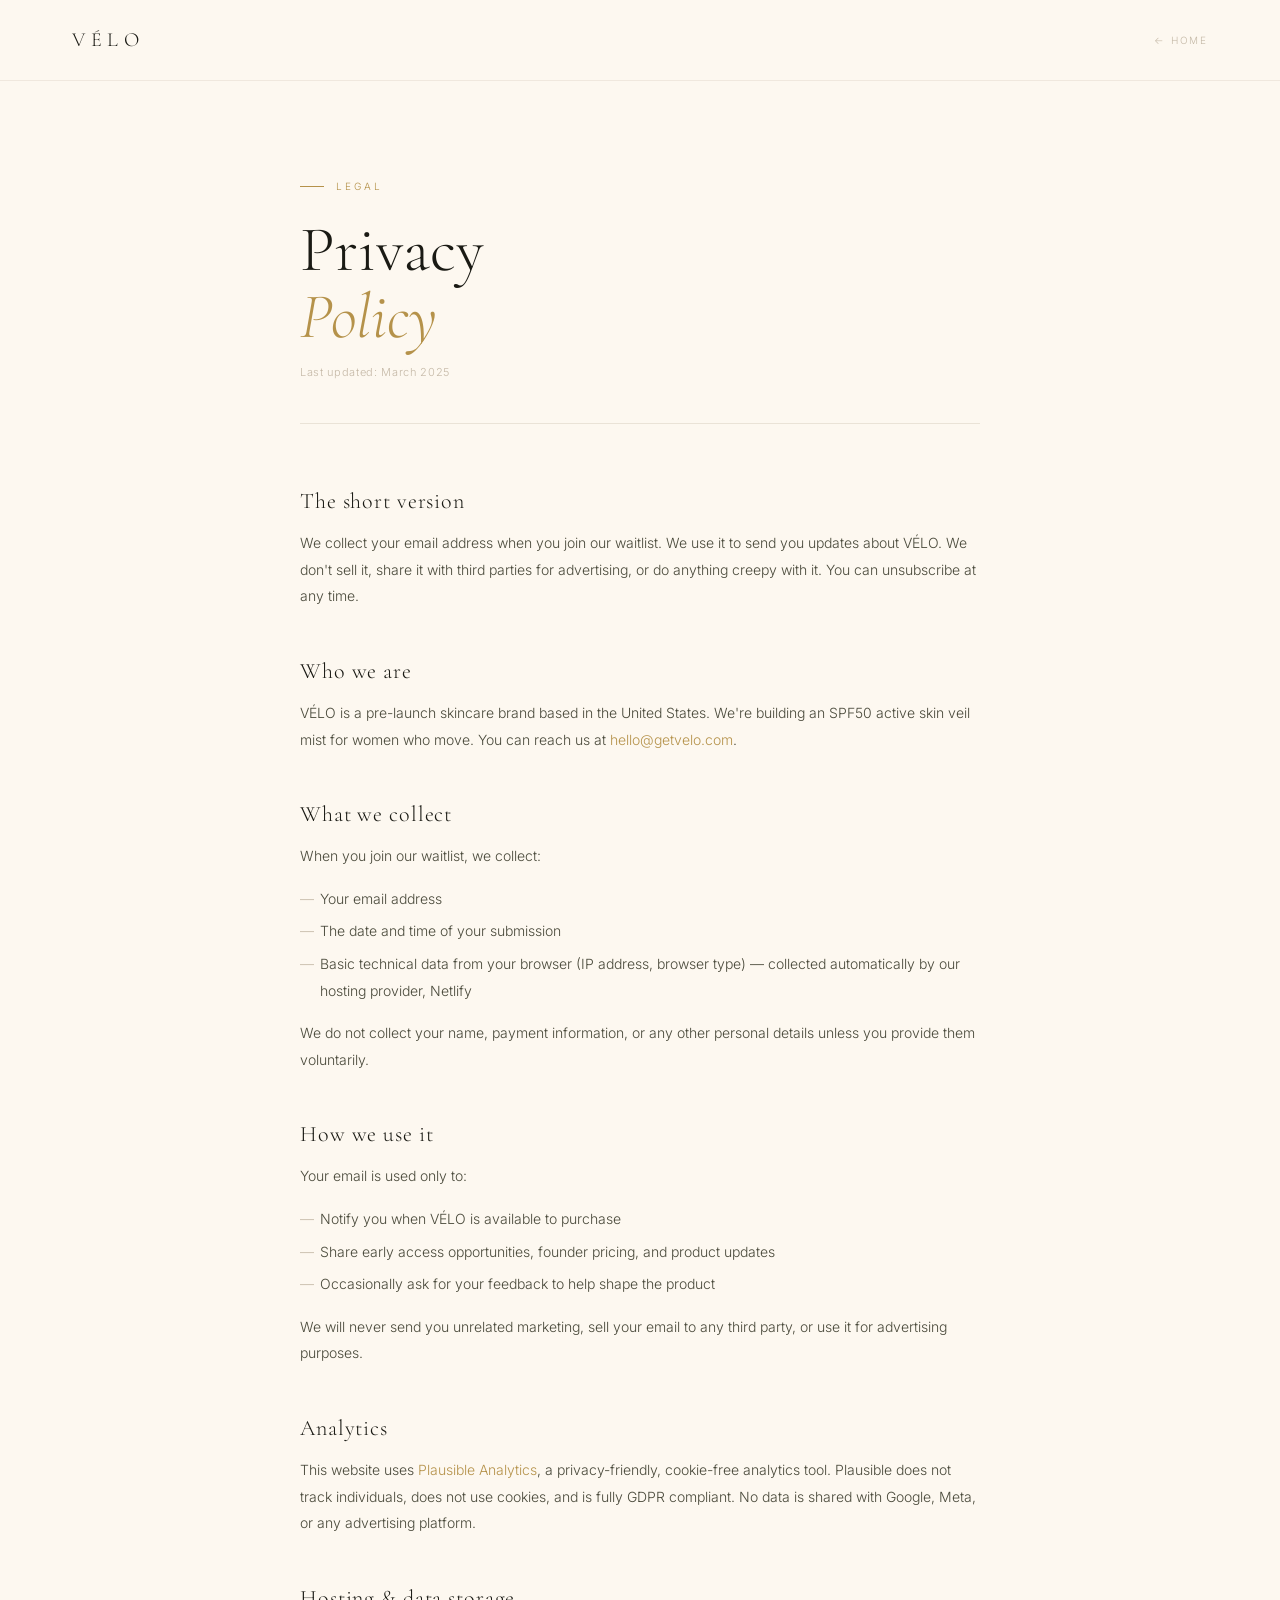
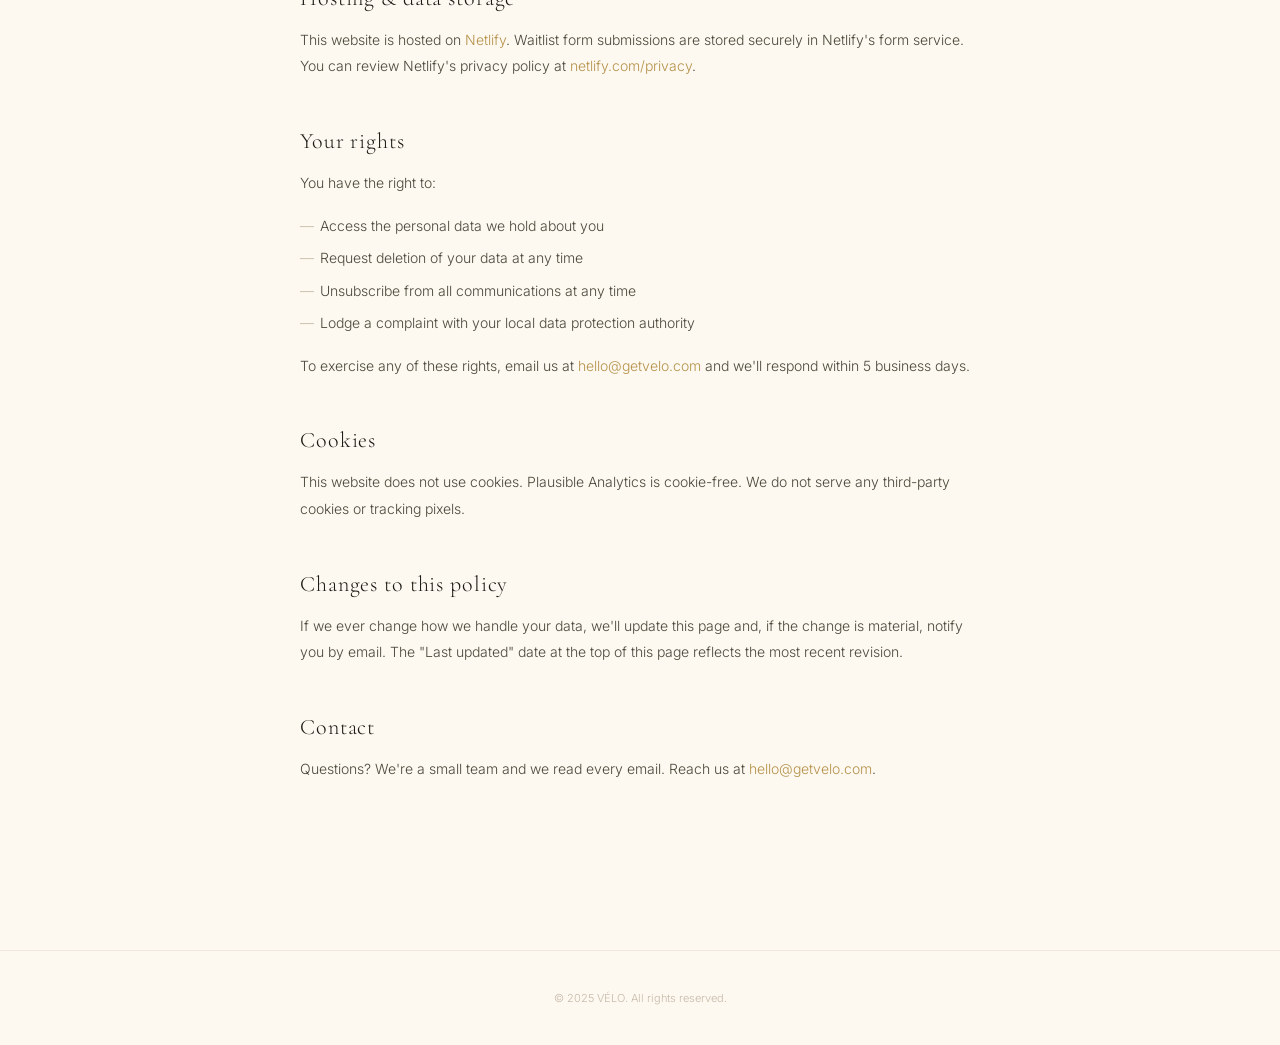
<file: privacy.html>
<!DOCTYPE html>
<html lang="en">
<head>
  <meta charset="UTF-8" />
  <meta name="viewport" content="width=device-width, initial-scale=1.0" />
  <title>Privacy Policy — VÉLO</title>
  <meta name="description" content="VÉLO privacy policy — how we collect, use, and protect your information." />
  <meta name="robots" content="noindex" />
  <link rel="icon" href="data:image/svg+xml,<svg xmlns='http://www.w3.org/2000/svg' viewBox='0 0 64 64'><rect width='64' height='64' rx='8' fill='%231a1a14'/><text x='32' y='46' font-family='Georgia,serif' font-size='36' font-weight='300' fill='%23b5924a' text-anchor='middle'>V</text></svg>" />
  <meta name="theme-color" content="#1a1a14" />
  <link rel="preconnect" href="https://fonts.googleapis.com" />
  <link rel="preconnect" href="https://fonts.gstatic.com" crossorigin />
  <link href="https://fonts.googleapis.com/css2?family=Cormorant+Garamond:ital,wght@0,200;0,300;1,200&family=Inter:wght@300;400&display=swap" rel="stylesheet" />
  <style>
    *, *::before, *::after { box-sizing: border-box; margin: 0; padding: 0; }
    :root {
      --sand:  #f4ede0;
      --stone: #c5b9a7;
      --olive: #49493a;
      --ink:   #1a1a14;
      --gold:  #b5924a;
      --cream: #fdf8f0;
      --linen: #ece3d2;
    }
    html { scroll-behavior: smooth; }
    body {
      background: var(--cream);
      color: var(--ink);
      font-family: 'Inter', sans-serif;
      font-weight: 300;
    }
    nav {
      padding: 28px 72px;
      display: flex;
      justify-content: space-between;
      align-items: center;
      border-bottom: 1px solid rgba(197,185,167,0.25);
    }
    .logo {
      font-family: 'Cormorant Garamond', serif;
      font-size: 20px;
      font-weight: 300;
      letter-spacing: 0.28em;
      color: var(--ink);
      text-decoration: none;
    }
    .back-link {
      font-size: 10px;
      letter-spacing: 0.18em;
      text-transform: uppercase;
      color: var(--stone);
      text-decoration: none;
      transition: color 0.2s;
    }
    .back-link:hover { color: var(--gold); }

    main {
      max-width: 760px;
      margin: 0 auto;
      padding: 96px 40px 120px;
    }

    .page-eyebrow {
      font-size: 10px;
      letter-spacing: 0.3em;
      text-transform: uppercase;
      color: var(--gold);
      display: flex;
      align-items: center;
      gap: 12px;
      margin-bottom: 20px;
    }
    .page-eyebrow::before { content: ''; width: 24px; height: 1px; background: var(--gold); }

    h1 {
      font-family: 'Cormorant Garamond', serif;
      font-size: clamp(36px, 5vw, 64px);
      font-weight: 200;
      line-height: 1.05;
      color: var(--ink);
      margin-bottom: 12px;
    }
    h1 em { font-style: italic; color: var(--gold); }

    .last-updated {
      font-size: 11px;
      color: var(--stone);
      letter-spacing: 0.06em;
      margin-bottom: 64px;
      padding-bottom: 40px;
      border-bottom: 1px solid rgba(197,185,167,0.35);
    }

    section { margin-bottom: 48px; }

    h2 {
      font-family: 'Cormorant Garamond', serif;
      font-size: 22px;
      font-weight: 300;
      color: var(--ink);
      letter-spacing: 0.04em;
      margin-bottom: 16px;
    }

    p {
      font-size: 14px;
      line-height: 1.9;
      color: var(--olive);
      margin-bottom: 16px;
    }
    p:last-child { margin-bottom: 0; }

    ul {
      list-style: none;
      margin-bottom: 16px;
    }
    ul li {
      font-size: 14px;
      line-height: 1.9;
      color: var(--olive);
      padding-left: 20px;
      position: relative;
      margin-bottom: 6px;
    }
    ul li::before {
      content: '—';
      position: absolute;
      left: 0;
      color: var(--stone);
    }

    a { color: var(--gold); text-decoration: none; }
    a:hover { text-decoration: underline; }

    footer {
      text-align: center;
      padding: 40px;
      border-top: 1px solid rgba(197,185,167,0.25);
      font-size: 11px;
      color: var(--stone);
    }

    @media (max-width: 600px) {
      nav { padding: 20px 24px; }
      main { padding: 64px 24px 80px; }
    }
  </style>
</head>
<body>

  <nav>
    <a href="/" class="logo">VÉLO</a>
    <a href="/" class="back-link">← Home</a>
  </nav>

  <main>
    <p class="page-eyebrow">Legal</p>
    <h1>Privacy<br /><em>Policy</em></h1>
    <p class="last-updated">Last updated: March 2025</p>

    <section>
      <h2>The short version</h2>
      <p>We collect your email address when you join our waitlist. We use it to send you updates about VÉLO. We don't sell it, share it with third parties for advertising, or do anything creepy with it. You can unsubscribe at any time.</p>
    </section>

    <section>
      <h2>Who we are</h2>
      <p>VÉLO is a pre-launch skincare brand based in the United States. We're building an SPF50 active skin veil mist for women who move. You can reach us at <a href="mailto:hello@getvelo.com">hello@getvelo.com</a>.</p>
    </section>

    <section>
      <h2>What we collect</h2>
      <p>When you join our waitlist, we collect:</p>
      <ul>
        <li>Your email address</li>
        <li>The date and time of your submission</li>
        <li>Basic technical data from your browser (IP address, browser type) — collected automatically by our hosting provider, Netlify</li>
      </ul>
      <p>We do not collect your name, payment information, or any other personal details unless you provide them voluntarily.</p>
    </section>

    <section>
      <h2>How we use it</h2>
      <p>Your email is used only to:</p>
      <ul>
        <li>Notify you when VÉLO is available to purchase</li>
        <li>Share early access opportunities, founder pricing, and product updates</li>
        <li>Occasionally ask for your feedback to help shape the product</li>
      </ul>
      <p>We will never send you unrelated marketing, sell your email to any third party, or use it for advertising purposes.</p>
    </section>

    <section>
      <h2>Analytics</h2>
      <p>This website uses <a href="https://plausible.io" target="_blank" rel="noopener">Plausible Analytics</a>, a privacy-friendly, cookie-free analytics tool. Plausible does not track individuals, does not use cookies, and is fully GDPR compliant. No data is shared with Google, Meta, or any advertising platform.</p>
    </section>

    <section>
      <h2>Hosting & data storage</h2>
      <p>This website is hosted on <a href="https://netlify.com" target="_blank" rel="noopener">Netlify</a>. Waitlist form submissions are stored securely in Netlify's form service. You can review Netlify's privacy policy at <a href="https://netlify.com/privacy" target="_blank" rel="noopener">netlify.com/privacy</a>.</p>
    </section>

    <section>
      <h2>Your rights</h2>
      <p>You have the right to:</p>
      <ul>
        <li>Access the personal data we hold about you</li>
        <li>Request deletion of your data at any time</li>
        <li>Unsubscribe from all communications at any time</li>
        <li>Lodge a complaint with your local data protection authority</li>
      </ul>
      <p>To exercise any of these rights, email us at <a href="mailto:hello@getvelo.com">hello@getvelo.com</a> and we'll respond within 5 business days.</p>
    </section>

    <section>
      <h2>Cookies</h2>
      <p>This website does not use cookies. Plausible Analytics is cookie-free. We do not serve any third-party cookies or tracking pixels.</p>
    </section>

    <section>
      <h2>Changes to this policy</h2>
      <p>If we ever change how we handle your data, we'll update this page and, if the change is material, notify you by email. The "Last updated" date at the top of this page reflects the most recent revision.</p>
    </section>

    <section>
      <h2>Contact</h2>
      <p>Questions? We're a small team and we read every email. Reach us at <a href="mailto:hello@getvelo.com">hello@getvelo.com</a>.</p>
    </section>
  </main>

  <footer>
    © 2025 VÉLO. All rights reserved.
  </footer>

</body>
</html>
</file>
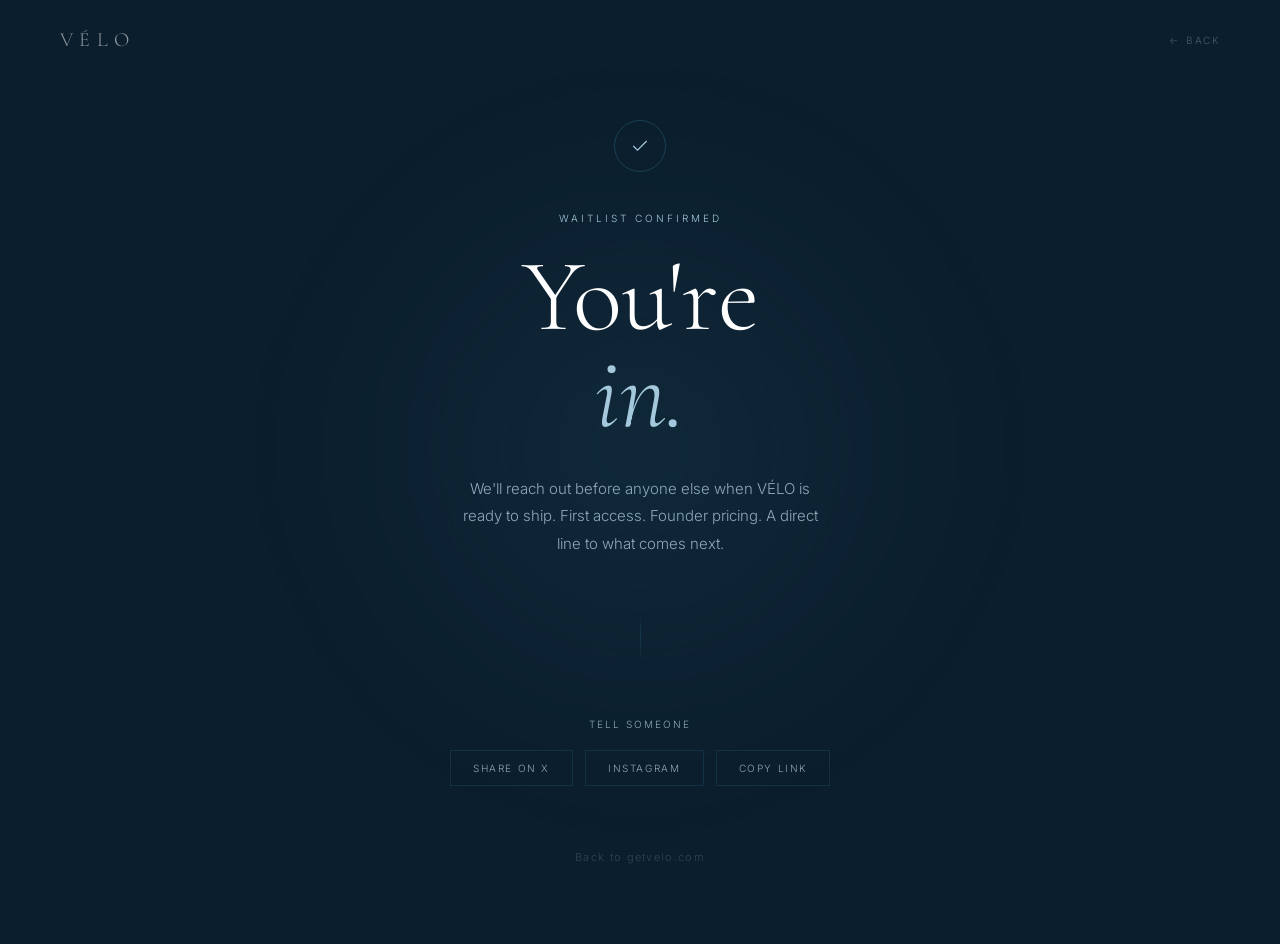
<file: success.html>
<!DOCTYPE html>
<html lang="en">
<head>
  <meta charset="UTF-8" />
  <meta name="viewport" content="width=device-width, initial-scale=1.0" />
  <title>You're In — VÉLO</title>
  <meta name="robots" content="noindex" />

  <link rel="icon" href="data:image/svg+xml,<svg xmlns='http://www.w3.org/2000/svg' viewBox='0 0 64 64'><rect width='64' height='64' fill='%230B1E2D'/><text x='32' y='46' font-family='Georgia,serif' font-size='36' font-weight='300' fill='%23ffffff' text-anchor='middle'>V</text></svg>" />

  <meta property="og:title"       content="You're on the VÉLO list." />
  <meta property="og:description" content="First access, founder pricing, and a say in what comes next." />
  <meta property="og:image"       content="https://getvelo.com/og-image.png" />
  <meta name="theme-color"        content="#0B1E2D" />

  <script defer data-domain="getvelo.com" src="https://plausible.io/js/script.js"></script>

  <link rel="preconnect" href="https://fonts.googleapis.com" />
  <link rel="preconnect" href="https://fonts.gstatic.com" crossorigin />
  <link href="https://fonts.googleapis.com/css2?family=Cormorant+Garamond:ital,wght@0,200;0,300;1,200;1,300&family=Inter:wght@300;400&display=swap" rel="stylesheet" />

  <style>
    *, *::before, *::after { box-sizing: border-box; margin: 0; padding: 0; }

    :root {
      --white:  #FFFFFF;
      --mist:   #EDF3F8;
      --azure:  #3B7EA1;
      --sky:    #A4C8DC;
      --navy:   #0B1E2D;
      --slate:  #4A5E6D;
      --light:  #8FA8B8;
    }

    html, body {
      height: 100%;
      background: var(--navy);
      color: var(--white);
      font-family: 'Inter', sans-serif;
      font-weight: 300;
    }

    /* Subtle sea-light radial behind content */
    body::after {
      content: '';
      position: fixed;
      width: 700px; height: 700px;
      border-radius: 50%;
      background: radial-gradient(circle, rgba(59, 126, 161, 0.12) 0%, transparent 68%);
      top: 50%; left: 50%;
      transform: translate(-50%, -50%);
      filter: blur(60px);
      pointer-events: none;
      animation: pulse 7s ease-in-out infinite;
    }
    @keyframes pulse {
      0%,100% { transform: translate(-50%,-50%) scale(1);    opacity:0.7; }
      50%      { transform: translate(-50%,-50%) scale(1.1); opacity:1;   }
    }

    nav {
      position: fixed; top: 0; left: 0; right: 0;
      padding: 28px 60px;
      display: flex;
      justify-content: space-between;
      align-items: center;
      z-index: 10;
    }
    .logo {
      font-family: 'Cormorant Garamond', serif;
      font-size: 20px;
      font-weight: 300;
      letter-spacing: 0.32em;
      color: rgba(255, 255, 255, 0.55);
      text-decoration: none;
    }
    .back-link {
      font-size: 10px;
      letter-spacing: 0.18em;
      text-transform: uppercase;
      color: var(--light);
      text-decoration: none;
      opacity: 0.45;
      transition: opacity 0.2s;
    }
    .back-link:hover { opacity: 1; }

    main {
      position: relative;
      z-index: 1;
      min-height: 100vh;
      display: flex;
      flex-direction: column;
      align-items: center;
      justify-content: center;
      text-align: center;
      padding: 120px 40px 80px;
    }

    .check {
      width: 52px; height: 52px;
      border-radius: 50%;
      border: 1px solid rgba(59, 126, 161, 0.35);
      display: flex;
      align-items: center;
      justify-content: center;
      margin: 0 auto 40px;
      animation: appear 0.6s ease forwards;
    }
    .check svg {
      width: 20px; height: 20px;
      stroke: var(--sky);
      stroke-width: 1.5;
      fill: none;
      stroke-dasharray: 40;
      stroke-dashoffset: 40;
      animation: draw 0.5s 0.4s ease forwards;
    }
    @keyframes appear {
      from { opacity: 0; transform: scale(0.7); }
      to   { opacity: 1; transform: scale(1); }
    }
    @keyframes draw {
      to { stroke-dashoffset: 0; }
    }

    .eyebrow {
      font-size: 10px;
      letter-spacing: 0.3em;
      text-transform: uppercase;
      color: var(--sky);
      margin-bottom: 24px;
      opacity: 0;
      animation: fade-up 0.7s 0.2s ease forwards;
    }

    h1 {
      font-family: 'Cormorant Garamond', serif;
      font-size: clamp(52px, 8vw, 110px);
      font-weight: 200;
      line-height: 0.95;
      color: var(--white);
      margin-bottom: 32px;
      opacity: 0;
      animation: fade-up 0.7s 0.35s ease forwards;
    }
    h1 em {
      font-style: italic;
      color: var(--sky);
      display: block;
    }

    .sub {
      font-size: 15px;
      color: var(--light);
      line-height: 1.85;
      max-width: 380px;
      margin: 0 auto 56px;
      opacity: 0;
      animation: fade-up 0.7s 0.5s ease forwards;
    }

    .divider {
      width: 1px;
      height: 48px;
      background: linear-gradient(to bottom, transparent, rgba(59, 126, 161, 0.25), transparent);
      margin: 0 auto 56px;
      opacity: 0;
      animation: fade-up 0.7s 0.6s ease forwards;
    }

    .share-label {
      font-size: 10px;
      letter-spacing: 0.2em;
      text-transform: uppercase;
      color: var(--light);
      margin-bottom: 20px;
      opacity: 0;
      animation: fade-up 0.7s 0.7s ease forwards;
    }

    .share-buttons {
      display: flex;
      gap: 12px;
      justify-content: center;
      flex-wrap: wrap;
      margin-bottom: 64px;
      opacity: 0;
      animation: fade-up 0.7s 0.8s ease forwards;
    }

    .share-btn {
      font-size: 10px;
      letter-spacing: 0.16em;
      text-transform: uppercase;
      color: var(--light);
      border: 1px solid rgba(59, 126, 161, 0.2);
      padding: 11px 22px;
      text-decoration: none;
      transition: border-color 0.2s, color 0.2s;
      background: transparent;
      cursor: pointer;
      font-family: 'Inter', sans-serif;
      font-weight: 300;
    }
    .share-btn:hover { border-color: var(--sky); color: var(--sky); }

    .home-link {
      font-size: 11px;
      letter-spacing: 0.12em;
      color: rgba(143, 168, 184, 0.28);
      text-decoration: none;
      transition: color 0.2s;
      opacity: 0;
      animation: fade-up 0.7s 0.9s ease forwards;
    }
    .home-link:hover { color: var(--light); }

    @keyframes fade-up {
      from { opacity: 0; transform: translateY(16px); }
      to   { opacity: 1; transform: translateY(0); }
    }

    @media (max-width: 600px) {
      nav { padding: 20px 24px; }
      main { padding: 100px 28px 60px; }
    }

    @media (prefers-reduced-motion: reduce) {
      *, *::before, *::after { animation-duration: 0.01ms !important; animation-delay: 0.01ms !important; }
    }
  </style>
</head>
<body>

  <nav>
    <a href="/" class="logo">VÉLO</a>
    <a href="/" class="back-link">← Back</a>
  </nav>

  <main>
    <div class="check">
      <svg viewBox="0 0 24 24"><polyline points="4 12 9 17 20 6"/></svg>
    </div>

    <p class="eyebrow">Waitlist Confirmed</p>

    <h1>You're<br /><em>in.</em></h1>

    <p class="sub">
      We'll reach out before anyone else when VÉLO is ready to ship. First access. Founder pricing. A direct line to what comes next.
    </p>

    <div class="divider"></div>

    <p class="share-label">Tell someone</p>

    <div class="share-buttons">
      <a class="share-btn"
         href="https://twitter.com/intent/tweet?text=Just%20joined%20the%20waitlist%20for%20%40getvelo%20%E2%80%94%20a%20new%20category%20of%20skin%20protection.%20getvelo.com&related=getvelo"
         target="_blank" rel="noopener">
        Share on X
      </a>
      <a class="share-btn"
         href="https://www.instagram.com/"
         target="_blank" rel="noopener">
        Instagram
      </a>
      <button class="share-btn" id="copy-btn">Copy Link</button>
    </div>

    <a href="/" class="home-link">Back to getvelo.com</a>
  </main>

  <script>
    document.getElementById('copy-btn').addEventListener('click', function() {
      navigator.clipboard.writeText('https://getvelo.com').then(() => {
        this.textContent = 'Copied ✓';
        setTimeout(() => { this.textContent = 'Copy Link'; }, 2000);
      });
    });
  </script>

</body>
</html>
</file>
